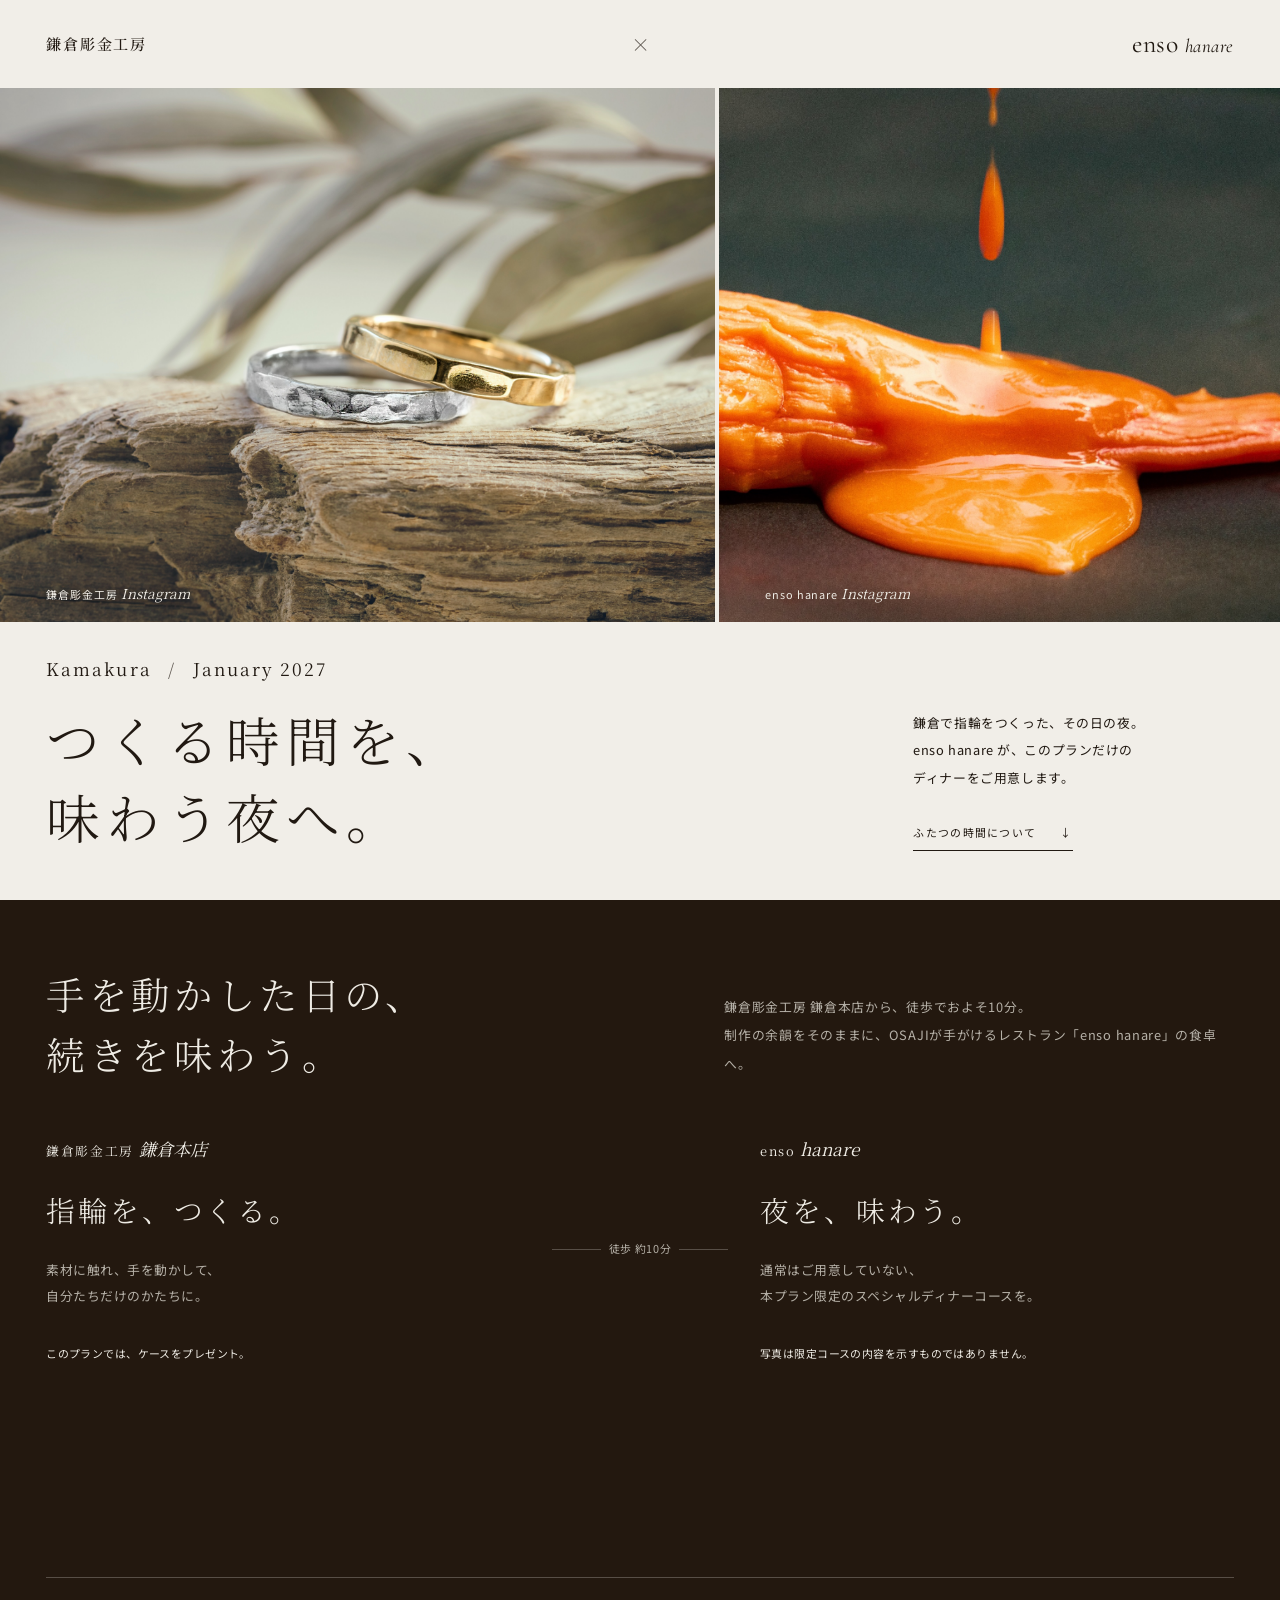
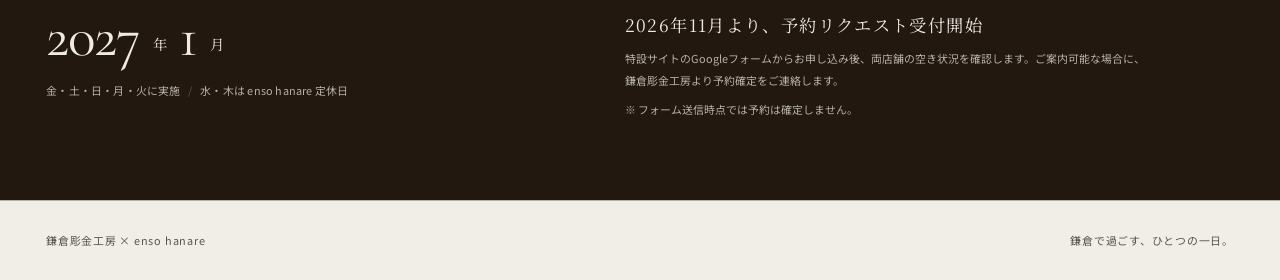
<file: index.html>
<!doctype html>
<html lang="ja">
  <head>
    <meta charset="utf-8" />
    <meta name="viewport" content="width=device-width, initial-scale=1" />
    <meta name="theme-color" content="#f3f0e9" />
    <meta name="robots" content="noindex,nofollow,noarchive" />
    <meta name="description" content="鎌倉彫金工房 鎌倉本店での指輪づくりと、enso hanareのプラン限定ディナー。2027年1月にお楽しみいただける、鎌倉の一日。" />
    <title>つくる時間を、味わう夜へ。｜鎌倉彫金工房 × enso hanare</title>
    <link rel="preconnect" href="https://fonts.googleapis.com" />
    <link rel="preconnect" href="https://fonts.gstatic.com" crossorigin />
    <link href="https://fonts.googleapis.com/css2?family=Cormorant+Garamond:ital,wght@0,400;0,500;1,400&family=Noto+Sans+JP:wght@400;500&family=Noto+Serif+JP:wght@300;400;500&display=swap" rel="stylesheet" />
    <link rel="preload" as="image" href="assets/kamakura-rings-instagram.jpg" />
    <link rel="preload" as="image" href="assets/enso-hanare-instagram-web.jpg" />
    <link rel="stylesheet" href="styles.css?v=20260924b" />
  </head>
  <body>
    <a class="skip-link" href="#content">本文へ移動</a>

    <header class="site-header" aria-label="コラボレーションブランド">
      <a class="brand brand-kamakura" href="https://www.instagram.com/kamakura_chokin/" target="_blank" rel="noopener noreferrer" aria-label="鎌倉彫金工房のInstagramを開く">鎌倉彫金工房</a>
      <span class="brand-cross" aria-hidden="true">×</span>
      <a class="brand brand-enso" href="https://www.instagram.com/enso_hanare/" target="_blank" rel="noopener noreferrer" aria-label="enso hanareのInstagramを開く">enso <em>hanare</em></a>
    </header>

    <main id="content">
      <section class="first-frame" aria-labelledby="hero-title">
        <div class="hero-photos" aria-label="鎌倉彫金工房とenso hanareの写真">
          <figure class="hero-photo hero-photo-rings">
            <a href="https://www.instagram.com/kamakura_chokin/p/DdTVsb1GgyL/" target="_blank" rel="noopener noreferrer" aria-label="鎌倉彫金工房の写真の元投稿を開く">
              <img src="assets/kamakura-rings-instagram.jpg" alt="木の上に置かれたシルバーとゴールドの手づくり指輪" width="4096" height="4096" fetchpriority="high" decoding="async" />
            </a>
            <figcaption>鎌倉彫金工房 <span>Instagram</span></figcaption>
          </figure>
          <figure class="hero-photo hero-photo-enso">
            <a href="https://www.instagram.com/enso_hanare/p/DdVPFkDokkN/" target="_blank" rel="noopener noreferrer" aria-label="enso hanareの写真の元投稿を開く">
              <img src="assets/enso-hanare-instagram-web.jpg" alt="enso hanareの料理を仕上げる、ソースを注ぐ瞬間" width="1350" height="1800" fetchpriority="high" decoding="async" />
            </a>
            <figcaption>enso hanare <span>Instagram</span></figcaption>
          </figure>
        </div>

        <div class="hero-copy">
          <div class="hero-title-wrap">
            <p class="edition">Kamakura <span aria-hidden="true">/</span> January 2027</p>
            <h1 id="hero-title">つくる時間を、<br />味わう夜へ。</h1>
          </div>
          <div class="hero-aside">
            <p>鎌倉で指輪をつくった、その日の夜。<br />enso hanare が、このプランだけの<br class="desktop-break" />ディナーをご用意します。</p>
            <a class="text-link" href="#plan">ふたつの時間について <span aria-hidden="true">↓</span></a>
          </div>
        </div>
      </section>

      <section class="second-frame" id="plan" aria-labelledby="plan-title">
        <div class="second-inner">
          <div class="intro">
            <h2 id="plan-title">手を動かした日の、<br />続きを味わう。</h2>
            <p>鎌倉彫金工房 鎌倉本店から、徒歩でおよそ10分。<br />制作の余韻をそのままに、OSAJIが手がけるレストラン「enso hanare」の食卓へ。</p>
          </div>

          <div class="day-story" aria-label="プランの流れ">
            <div class="story-part">
              <p class="story-place">鎌倉彫金工房 <span>鎌倉本店</span></p>
              <h3>指輪を、つくる。</h3>
              <p>素材に触れ、手を動かして、<br />自分たちだけのかたちに。</p>
              <p class="story-gift">このプランでは、ケースをプレゼント。</p>
            </div>
            <div class="walk" aria-label="徒歩約10分で移動">
              <span class="walk-line" aria-hidden="true"></span>
              <span>徒歩 約10分</span>
              <span class="walk-line" aria-hidden="true"></span>
            </div>
            <div class="story-part">
              <p class="story-place">enso <span>hanare</span></p>
              <h3>夜を、味わう。</h3>
              <p>通常はご用意していない、<br />本プラン限定のスペシャルディナーコースを。</p>
              <p class="story-gift">写真は限定コースの内容を示すものではありません。</p>
            </div>
          </div>

          <div class="plan-bottom">
            <div class="availability">
              <p class="availability-date">2027 <span>年</span> 1 <span>月</span></p>
              <p>金・土・日・月・火に実施 <span class="separator" aria-hidden="true">/</span> 水・木は enso hanare 定休日</p>
            </div>
            <div class="request-note">
              <p class="request-title">2026年11月より、予約リクエスト受付開始</p>
              <p>特設サイトのGoogleフォームからお申し込み後、両店舗の空き状況を確認します。ご案内可能な場合に、鎌倉彫金工房より予約確定をご連絡します。</p>
              <p class="request-caution">※ フォーム送信時点では予約は確定しません。</p>
            </div>
          </div>
        </div>
      </section>
    </main>

    <footer class="site-footer"><span>鎌倉彫金工房 × enso hanare</span><span>鎌倉で過ごす、ひとつの一日。</span></footer>
  </body>
</html>
</file>
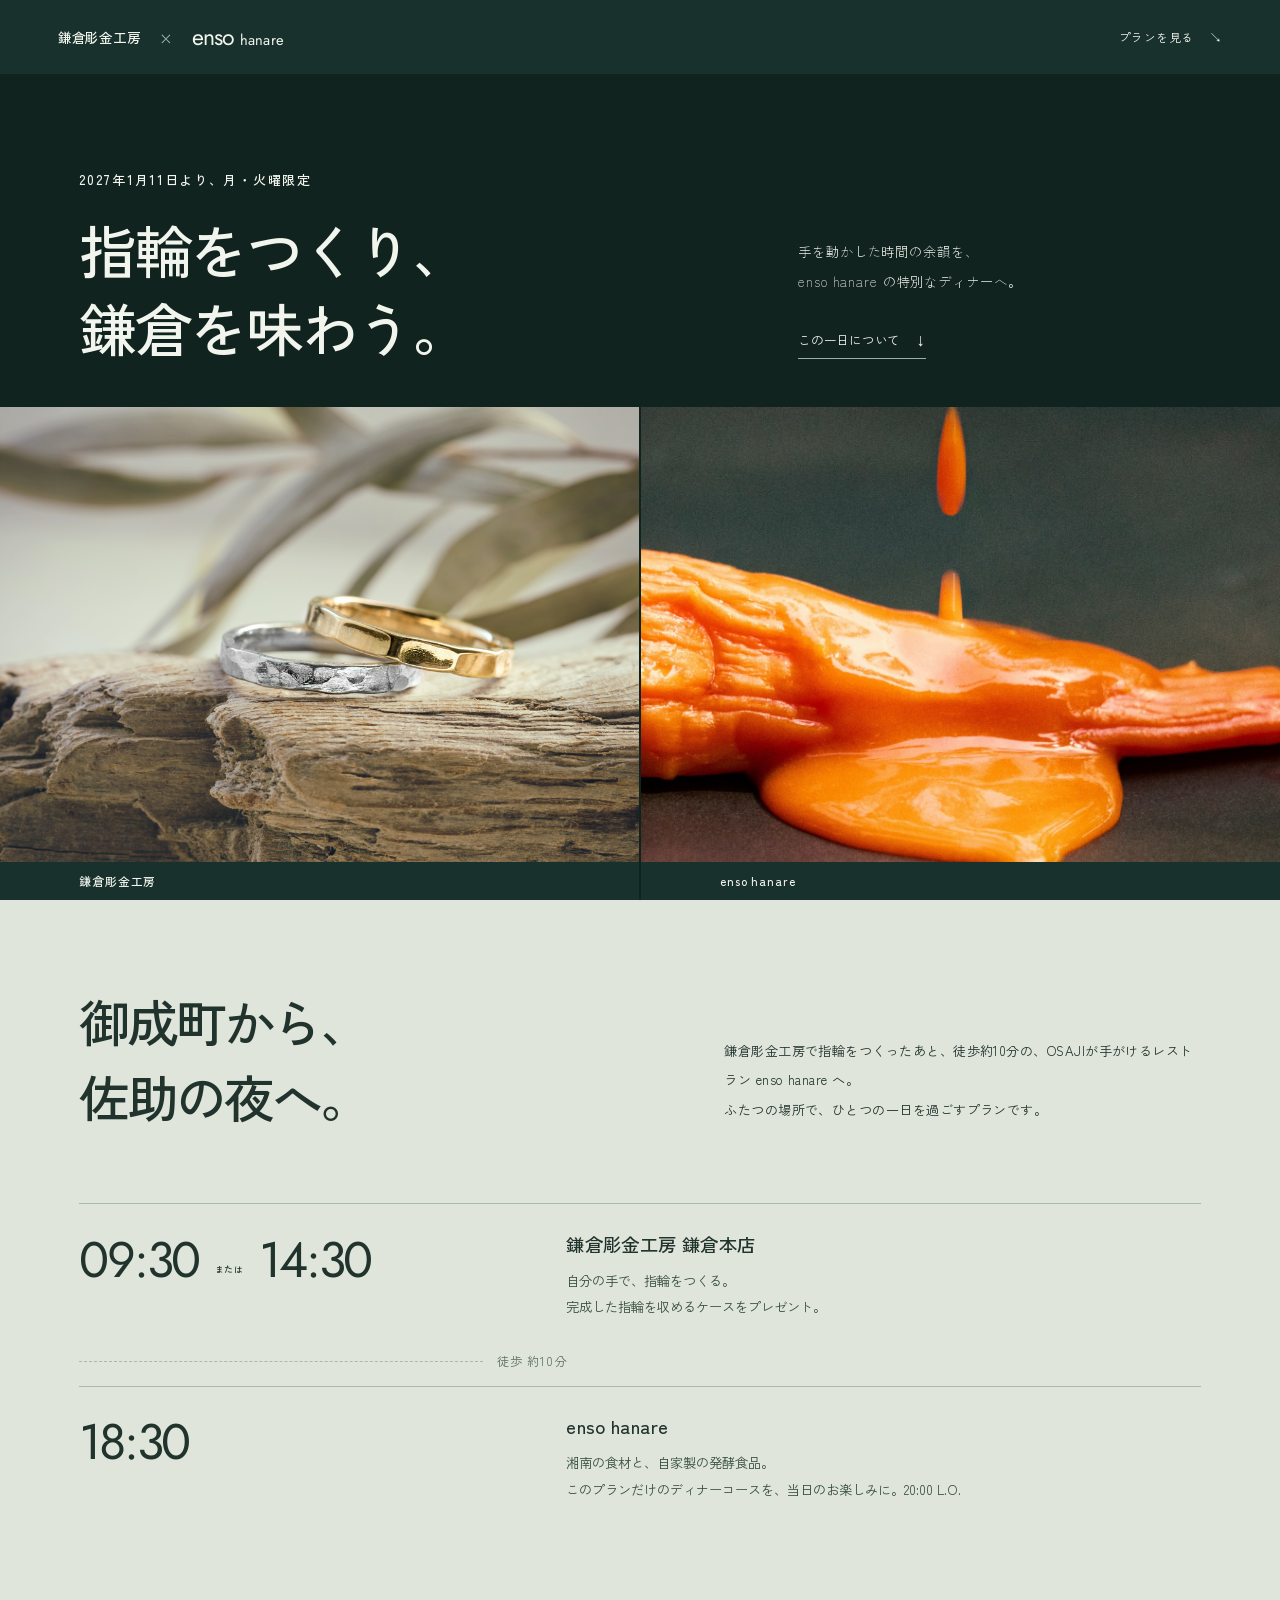
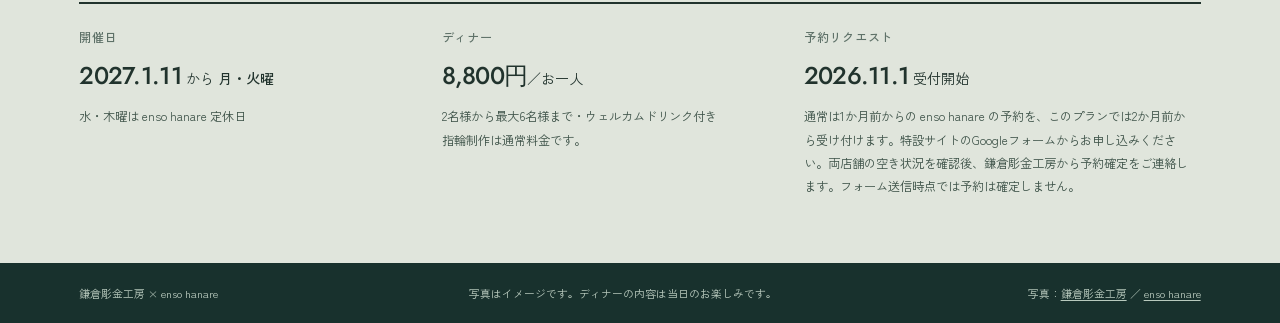
<file: frontend-design/index.html>
<!doctype html>
<html lang="ja">
  <head>
    <meta charset="utf-8" />
    <meta name="viewport" content="width=device-width, initial-scale=1" />
    <meta name="theme-color" content="#18312d" />
    <meta name="robots" content="noindex,nofollow,noarchive" />
    <meta name="description" content="鎌倉彫金工房で指輪をつくり、enso hanareで特別なディナーを。2027年1月11日から月曜・火曜限定でお楽しみいただけるコラボレーションプラン。" />
    <title>指輪をつくり、鎌倉を味わう。｜鎌倉彫金工房 × enso hanare</title>
    <link rel="preconnect" href="https://fonts.googleapis.com" />
    <link rel="preconnect" href="https://fonts.gstatic.com" crossorigin />
    <link href="https://fonts.googleapis.com/css2?family=Jost:wght@400;500;600&family=Zen+Kaku+Gothic+New:wght@300;400;500;700&display=swap" rel="stylesheet" />
    <link rel="preload" href="assets/enso-hanare-instagram-web.jpg" as="image" />
    <link rel="stylesheet" href="styles.css" />
  </head>
  <body>
    <a class="skip-link" href="#main">本文へ移動</a>

    <header class="masthead">
      <div class="brand-lockup" aria-label="鎌倉彫金工房とenso hanareの共同企画">
        <a href="https://kamakura-chokin.com/" target="_blank" rel="noopener noreferrer">鎌倉彫金工房</a>
        <span class="brand-cross" aria-hidden="true">×</span>
        <a class="enso-wordmark" href="https://www.enso-osaji.net/" target="_blank" rel="noopener noreferrer">enso <span>hanare</span></a>
      </div>
      <a class="masthead-link" href="#experience">プランを見る <span aria-hidden="true">↘</span></a>
    </header>

    <main id="main">
      <section class="hero" aria-labelledby="hero-title">
        <div class="hero-content">
          <div class="hero-heading">
            <p class="hero-date">2027年1月11日より、月・火曜限定</p>
            <h1 id="hero-title">指輪をつくり、<br />鎌倉を味わう。</h1>
          </div>
          <div class="hero-aside">
            <p class="hero-intro">手を動かした時間の余韻を、<br />enso hanare の特別なディナーへ。</p>
            <a class="hero-scroll" href="#experience">この一日について <span aria-hidden="true">↓</span></a>
          </div>
        </div>
        <div class="hero-gallery" aria-label="両ブランドの写真">
          <figure class="hero-photo">
            <img src="assets/kamakura-rings-instagram.jpg" width="4096" height="4096" alt="木の上に置かれた手づくりの指輪" fetchpriority="high" decoding="async" />
            <figcaption>鎌倉彫金工房</figcaption>
          </figure>
          <figure class="hero-photo">
            <img src="assets/enso-hanare-instagram-web.jpg" width="1350" height="1800" alt="enso hanareの料理を仕上げる、ソースを注ぐ瞬間" fetchpriority="high" decoding="async" />
            <figcaption>enso hanare</figcaption>
          </figure>
        </div>
      </section>

      <section class="experience" id="experience" aria-labelledby="experience-title">
        <div class="experience-inner">
          <div class="experience-head">
            <h2 id="experience-title">御成町から、<br />佐助の夜へ。</h2>
            <p>鎌倉彫金工房で指輪をつくったあと、徒歩約10分の、OSAJIが手がけるレストラン enso hanare へ。<br />ふたつの場所で、ひとつの一日を過ごすプランです。</p>
          </div>

          <div class="day-route" aria-label="当日の流れ">
            <article class="route-stop">
              <div class="route-time">09:30 <span>または</span> 14:30</div>
              <div class="route-text">
                <h3>鎌倉彫金工房 鎌倉本店</h3>
                <p>自分の手で、指輪をつくる。<br />完成した指輪を収めるケースをプレゼント。</p>
              </div>
            </article>
            <div class="route-walk"><span aria-hidden="true"></span>徒歩 約10分</div>
            <article class="route-stop route-stop-dinner">
              <div class="route-time">18:30</div>
              <div class="route-text">
                <h3>enso hanare</h3>
                <p>湘南の食材と、自家製の発酵食品。<br />このプランだけのディナーコースを、当日のお楽しみに。20:00 L.O.</p>
              </div>
            </article>
          </div>

          <div class="plan-details">
            <div class="detail-block detail-date">
              <h3>開催日</h3>
              <p><strong>2027.1.11</strong> から <strong>月・火曜</strong></p>
              <small>水・木曜は enso hanare 定休日</small>
            </div>
            <div class="detail-block detail-price">
              <h3>ディナー</h3>
              <p><strong>8,800円</strong>／お一人</p>
              <small>2名様から最大6名様まで・ウェルカムドリンク付き<br />指輪制作は通常料金です。</small>
            </div>
            <div class="detail-block detail-reservation">
              <h3>予約リクエスト</h3>
              <p><strong>2026.11.1</strong> 受付開始</p>
              <small>通常は1か月前からの enso hanare の予約を、このプランでは2か月前から受け付けます。特設サイトのGoogleフォームからお申し込みください。両店舗の空き状況を確認後、鎌倉彫金工房から予約確定をご連絡します。フォーム送信時点では予約は確定しません。</small>
            </div>
          </div>
        </div>
      </section>
    </main>

    <footer class="site-footer">
      <span>鎌倉彫金工房 × enso hanare</span>
      <span>写真はイメージです。ディナーの内容は当日のお楽しみです。</span>
      <span>写真：<a href="https://www.instagram.com/kamakura_chokin/p/DdTVsb1GgyL/" target="_blank" rel="noopener noreferrer">鎌倉彫金工房</a> ／ <a href="https://www.instagram.com/enso_hanare/p/DdVPFkDokkN/" target="_blank" rel="noopener noreferrer">enso hanare</a></span>
    </footer>
  </body>
</html>
</file>
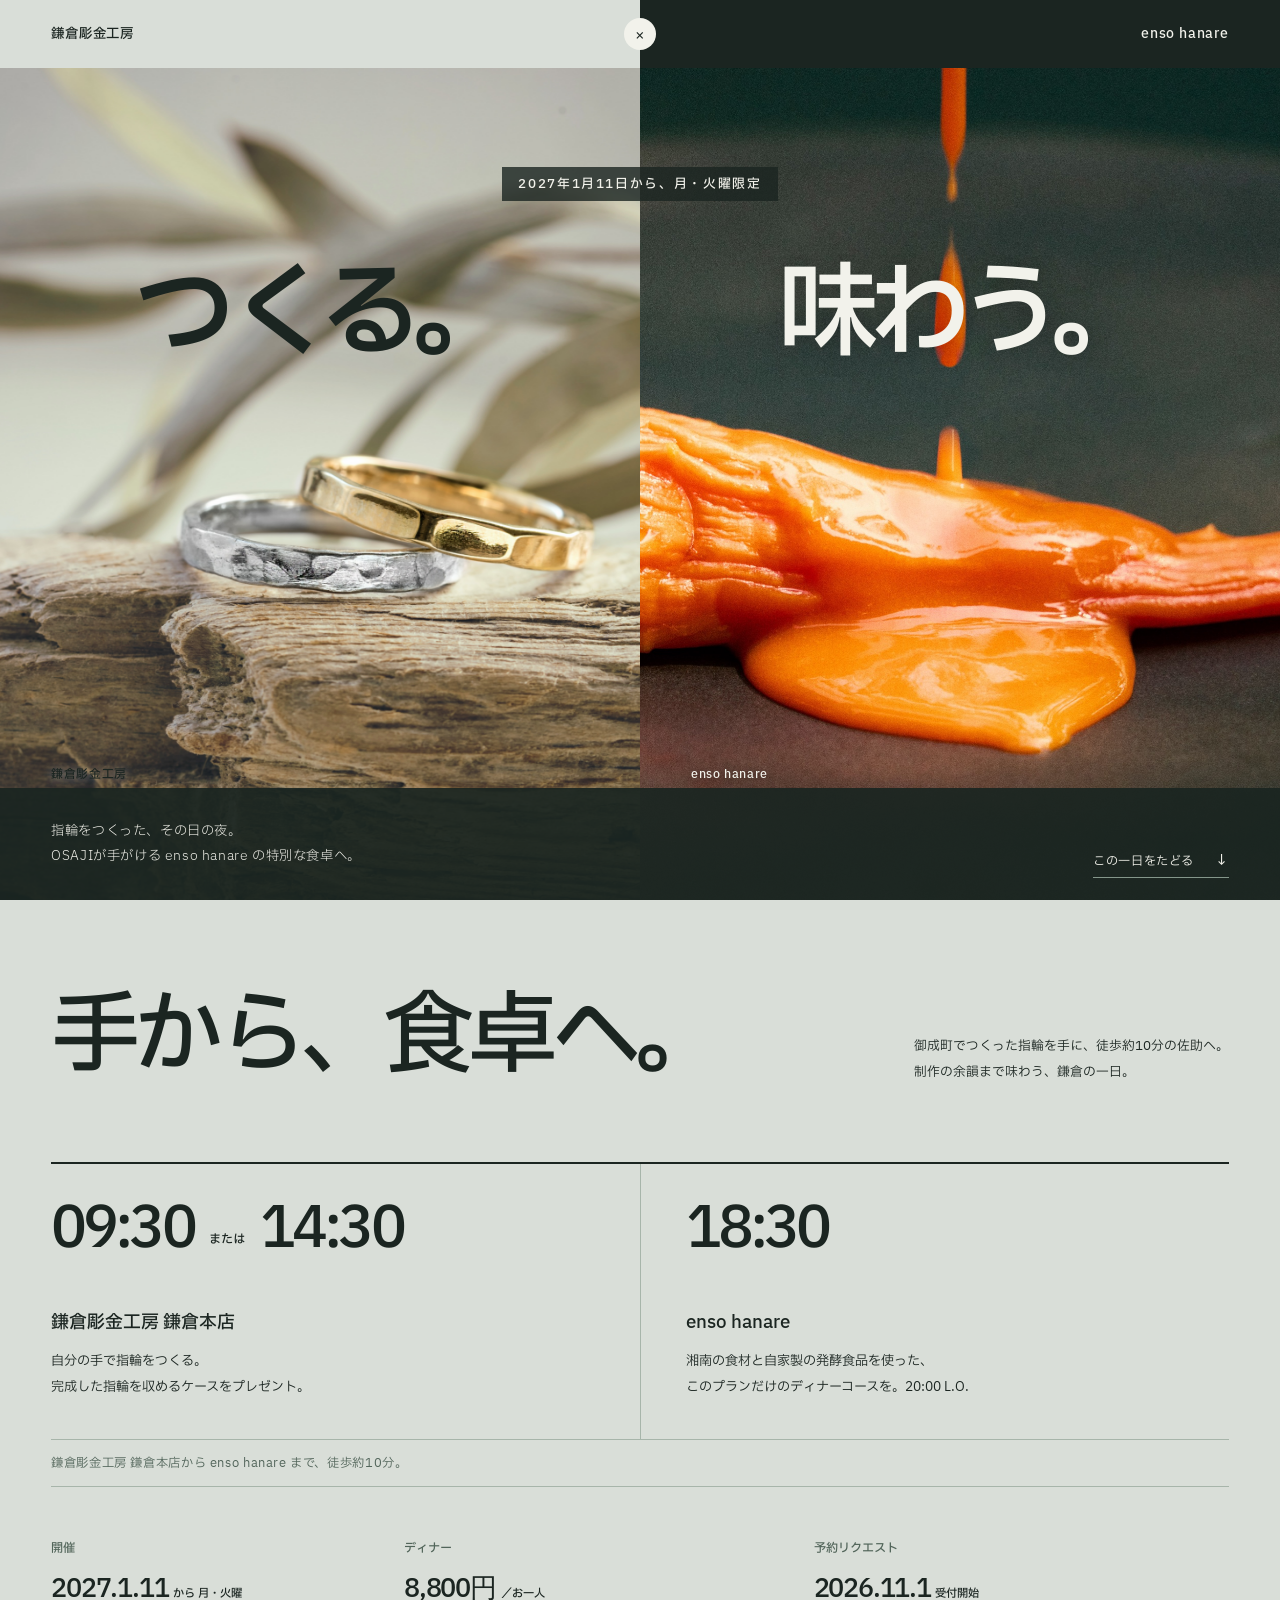
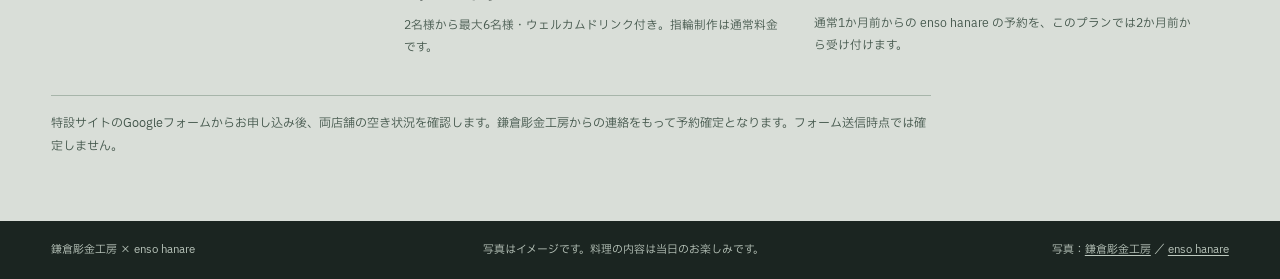
<file: motion/index.html>
<!doctype html>
<html lang="ja">
  <head>
    <meta charset="utf-8" />
    <meta name="viewport" content="width=device-width, initial-scale=1" />
    <meta name="theme-color" content="#1b2521" />
    <meta name="robots" content="noindex,nofollow,noarchive" />
    <meta name="description" content="鎌倉彫金工房で指輪をつくり、enso hanareで特別なディナーを味わう。2027年1月11日から月・火曜限定のコラボレーションプラン。" />
    <title>つくる。味わう。｜鎌倉彫金工房 × enso hanare</title>
    <script>
      document.documentElement.classList.add('js');
      window.setTimeout(() => document.documentElement.classList.add('is-ready'), 3500);
    </script>
    <link rel="preconnect" href="https://fonts.googleapis.com" />
    <link rel="preconnect" href="https://fonts.gstatic.com" crossorigin />
    <link href="https://fonts.googleapis.com/css2?family=IBM+Plex+Sans+JP:wght@300;400;500;600&family=IBM+Plex+Sans:wght@400;500;600&display=swap" rel="stylesheet" />
    <link rel="preload" as="image" href="assets/kamakura-rings-instagram.jpg" />
    <link rel="preload" as="image" href="assets/enso-hanare-instagram-web.jpg" />
    <link rel="stylesheet" href="styles.css" />
    <script src="motion.js" defer></script>
  </head>
  <body>
    <a class="skip-link" href="#main">本文へ移動</a>

    <div class="intro-loader" aria-hidden="true">
      <div class="loader-half loader-craft"><span>鎌倉彫金工房</span></div>
      <div class="loader-half loader-enso"><span>enso hanare</span></div>
    </div>

    <header class="site-header" aria-label="コラボレーションブランド">
      <a class="header-brand header-craft" href="https://kamakura-chokin.com/" target="_blank" rel="noopener noreferrer">鎌倉彫金工房</a>
      <span class="header-cross" aria-hidden="true">×</span>
      <a class="header-brand header-enso" href="https://www.enso-osaji.net/" target="_blank" rel="noopener noreferrer">enso hanare</a>
    </header>

    <main id="main">
      <div class="opening-track">
      <section class="opening" aria-labelledby="opening-title">
        <div class="opening-photos" aria-label="鎌倉彫金工房とenso hanareの写真">
          <figure class="opening-photo opening-craft">
            <img src="assets/kamakura-rings-instagram.jpg" alt="木の上に置かれた手づくりの指輪" width="4096" height="4096" fetchpriority="high" decoding="async" />
            <figcaption>鎌倉彫金工房</figcaption>
          </figure>
          <figure class="opening-photo opening-enso">
            <img src="assets/enso-hanare-instagram-web.jpg" alt="enso hanareの料理を仕上げる、ソースを注ぐ瞬間" width="1350" height="1800" fetchpriority="high" decoding="async" />
            <figcaption>enso hanare</figcaption>
          </figure>
        </div>

        <div class="opening-copy">
          <p class="opening-date">2027年1月11日から、月・火曜限定</p>
          <h1 id="opening-title" class="opening-title">
            <span class="title-cell title-craft"><span class="title-word">つくる。</span></span>
            <span class="title-cell title-enso"><span class="title-word">味わう。</span></span>
          </h1>
        </div>

        <div class="opening-bottom">
          <p>指輪をつくった、その日の夜。<br />OSAJIが手がける enso hanare の特別な食卓へ。</p>
          <a href="#journey">この一日をたどる <span aria-hidden="true">↓</span></a>
        </div>
      </section>
      </div>

      <section class="journey" id="journey" aria-labelledby="journey-title">
        <div class="journey-inner">
          <div class="journey-intro">
            <div class="journey-title-mask"><h2 id="journey-title">手から、食卓へ。</h2></div>
            <p>御成町でつくった指輪を手に、徒歩約10分の佐助へ。<br />制作の余韻まで味わう、鎌倉の一日。</p>
          </div>

          <div class="journey-stops" aria-label="当日の流れ">
            <article class="journey-stop">
              <p class="stop-time">09:30 <span>または</span> 14:30</p>
              <h3>鎌倉彫金工房 鎌倉本店</h3>
              <p>自分の手で指輪をつくる。<br />完成した指輪を収めるケースをプレゼント。</p>
            </article>
            <article class="journey-stop">
              <p class="stop-time">18:30</p>
              <h3>enso hanare</h3>
              <p>湘南の食材と自家製の発酵食品を使った、<br />このプランだけのディナーコースを。20:00 L.O.</p>
            </article>
          </div>
          <p class="journey-walk">鎌倉彫金工房 鎌倉本店から enso hanare まで、徒歩約10分。</p>

          <div class="journey-facts">
            <div class="fact">
              <h3>開催</h3>
              <p>2027.1.11 <span>から 月・火曜</span></p>
            </div>
            <div class="fact">
              <h3>ディナー</h3>
              <p>8,800円 <span>／お一人</span></p>
              <small>2名様から最大6名様・ウェルカムドリンク付き。指輪制作は通常料金です。</small>
            </div>
            <div class="fact">
              <h3>予約リクエスト</h3>
              <p>2026.11.1 <span>受付開始</span></p>
              <small>通常1か月前からの enso hanare の予約を、このプランでは2か月前から受け付けます。</small>
            </div>
          </div>
          <p class="booking-note">特設サイトのGoogleフォームからお申し込み後、両店舗の空き状況を確認します。鎌倉彫金工房からの連絡をもって予約確定となります。フォーム送信時点では確定しません。</p>
        </div>
      </section>
    </main>

    <footer class="site-footer">
      <span>鎌倉彫金工房 × enso hanare</span>
      <span>写真はイメージです。料理の内容は当日のお楽しみです。</span>
      <span>写真：<a href="https://www.instagram.com/kamakura_chokin/p/DdTVsb1GgyL/" target="_blank" rel="noopener noreferrer">鎌倉彫金工房</a> ／ <a href="https://www.instagram.com/enso_hanare/p/DdVPFkDokkN/" target="_blank" rel="noopener noreferrer">enso hanare</a></span>
    </footer>
  </body>
</html>
</file>
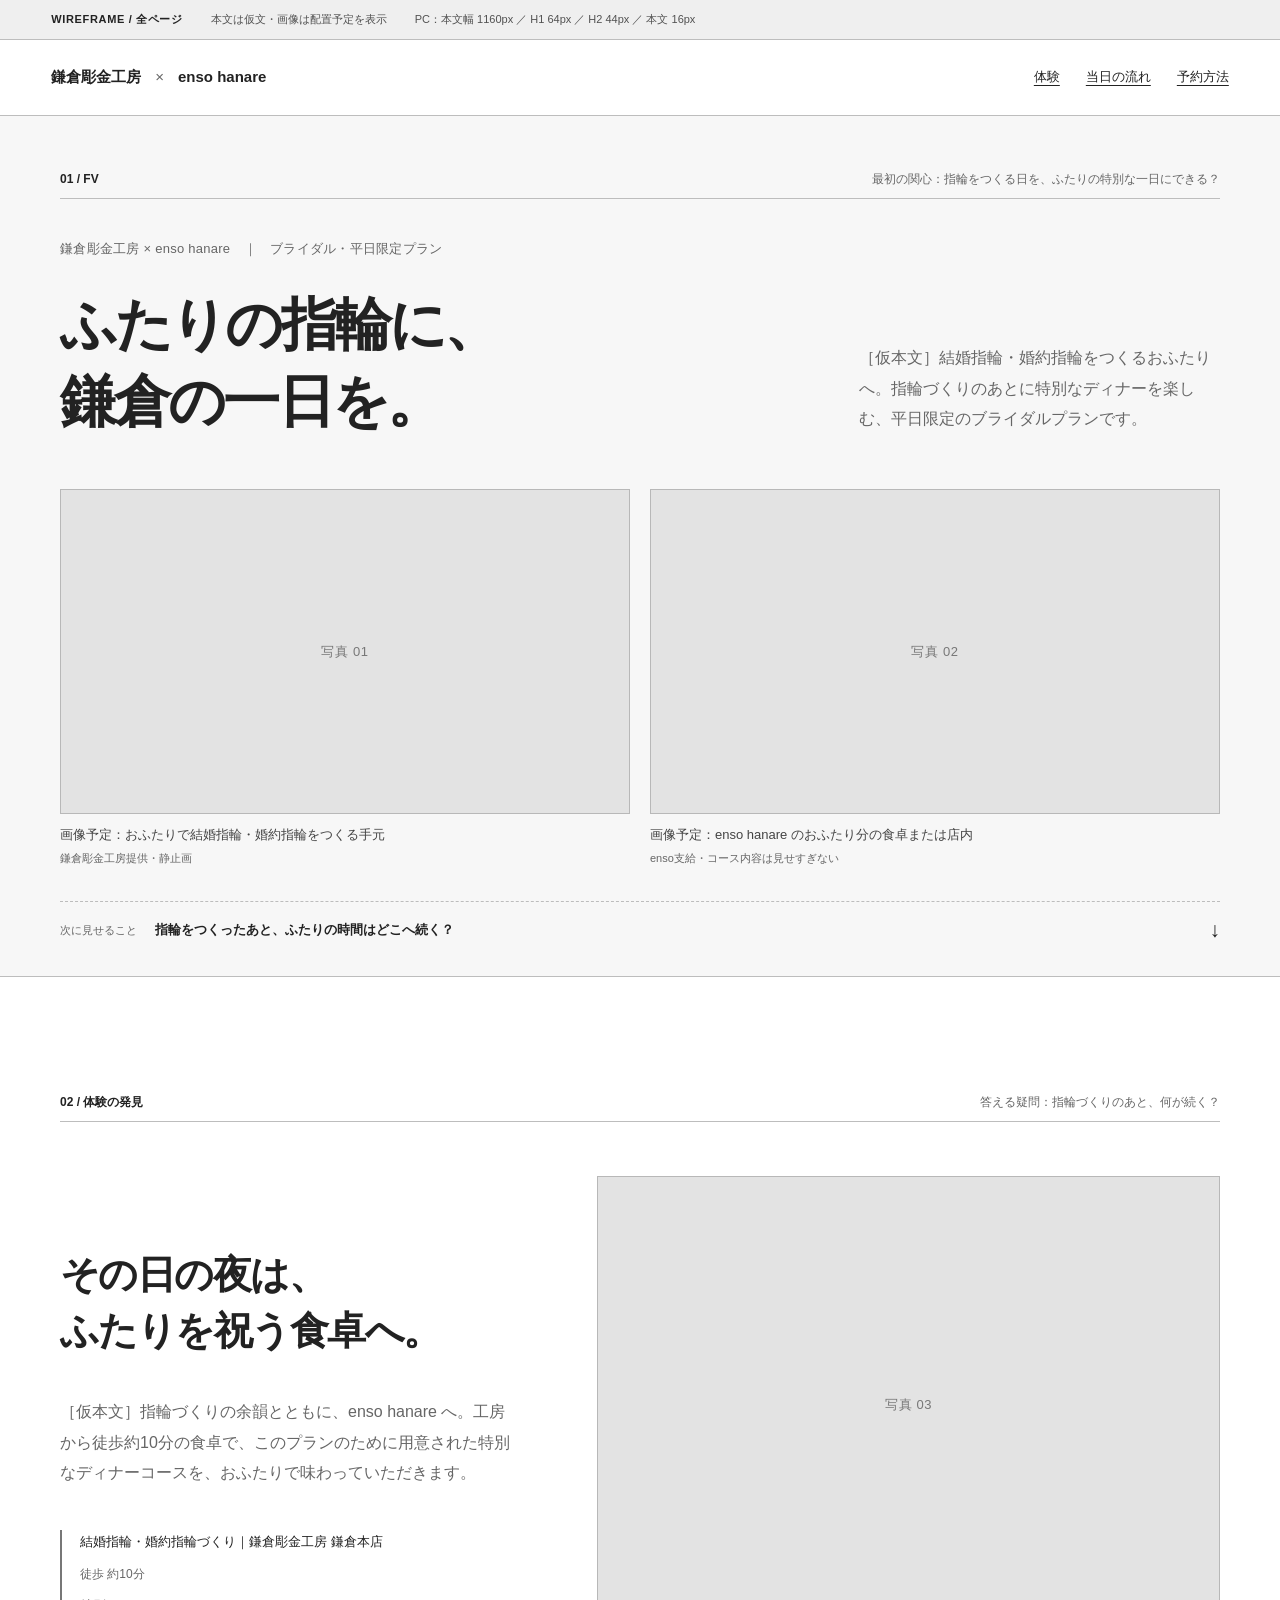
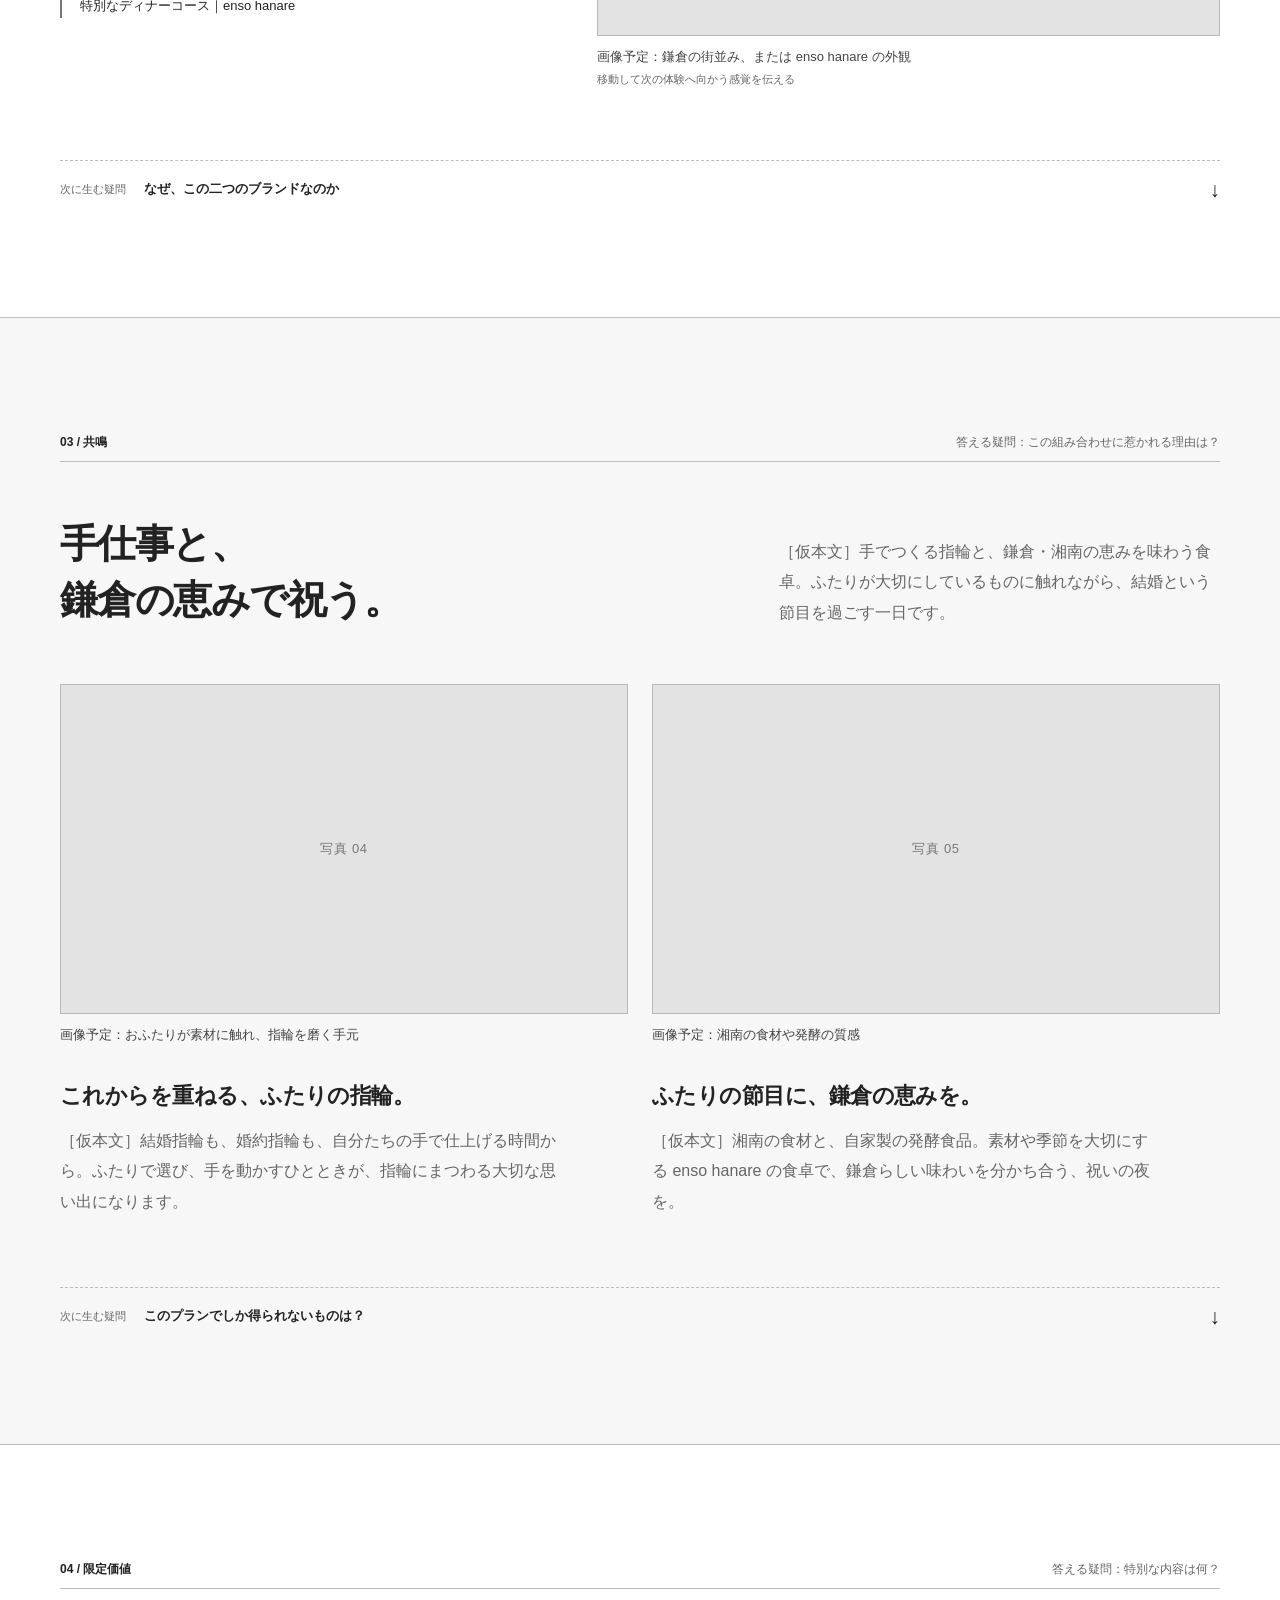
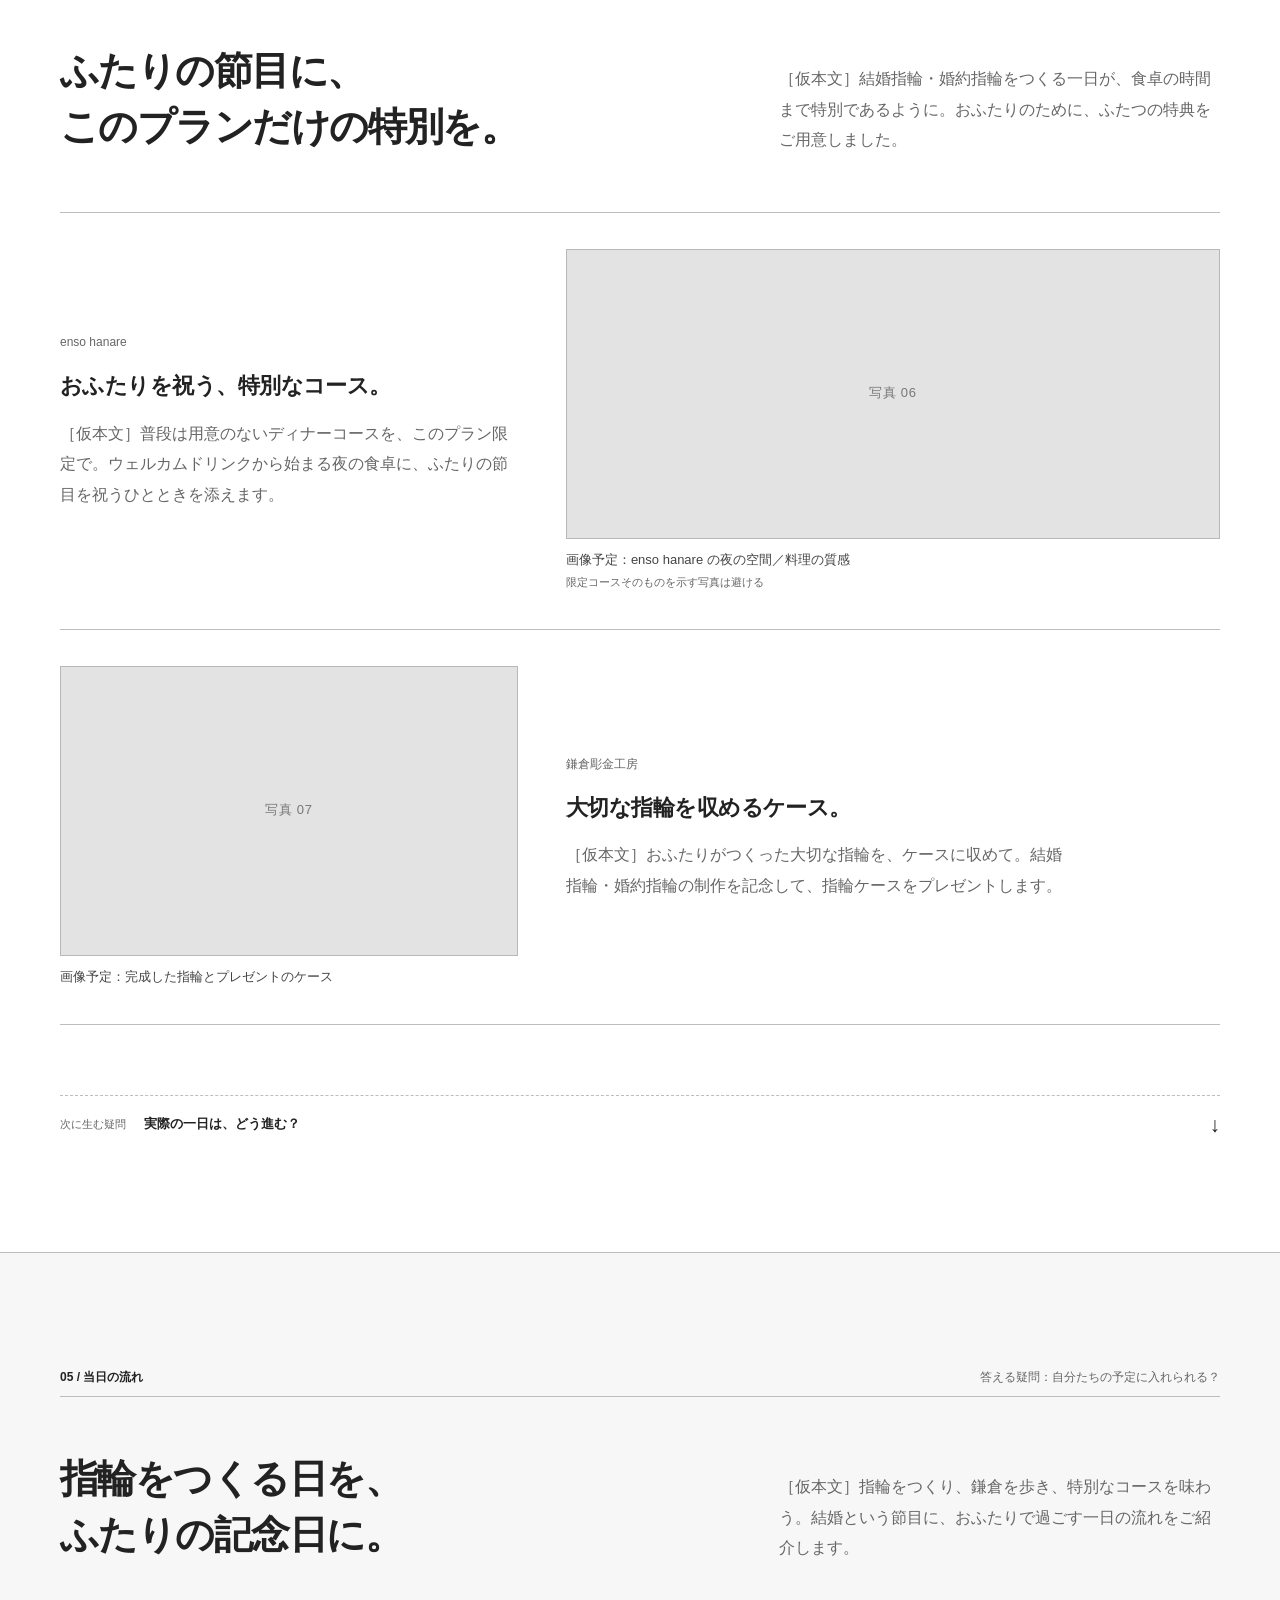
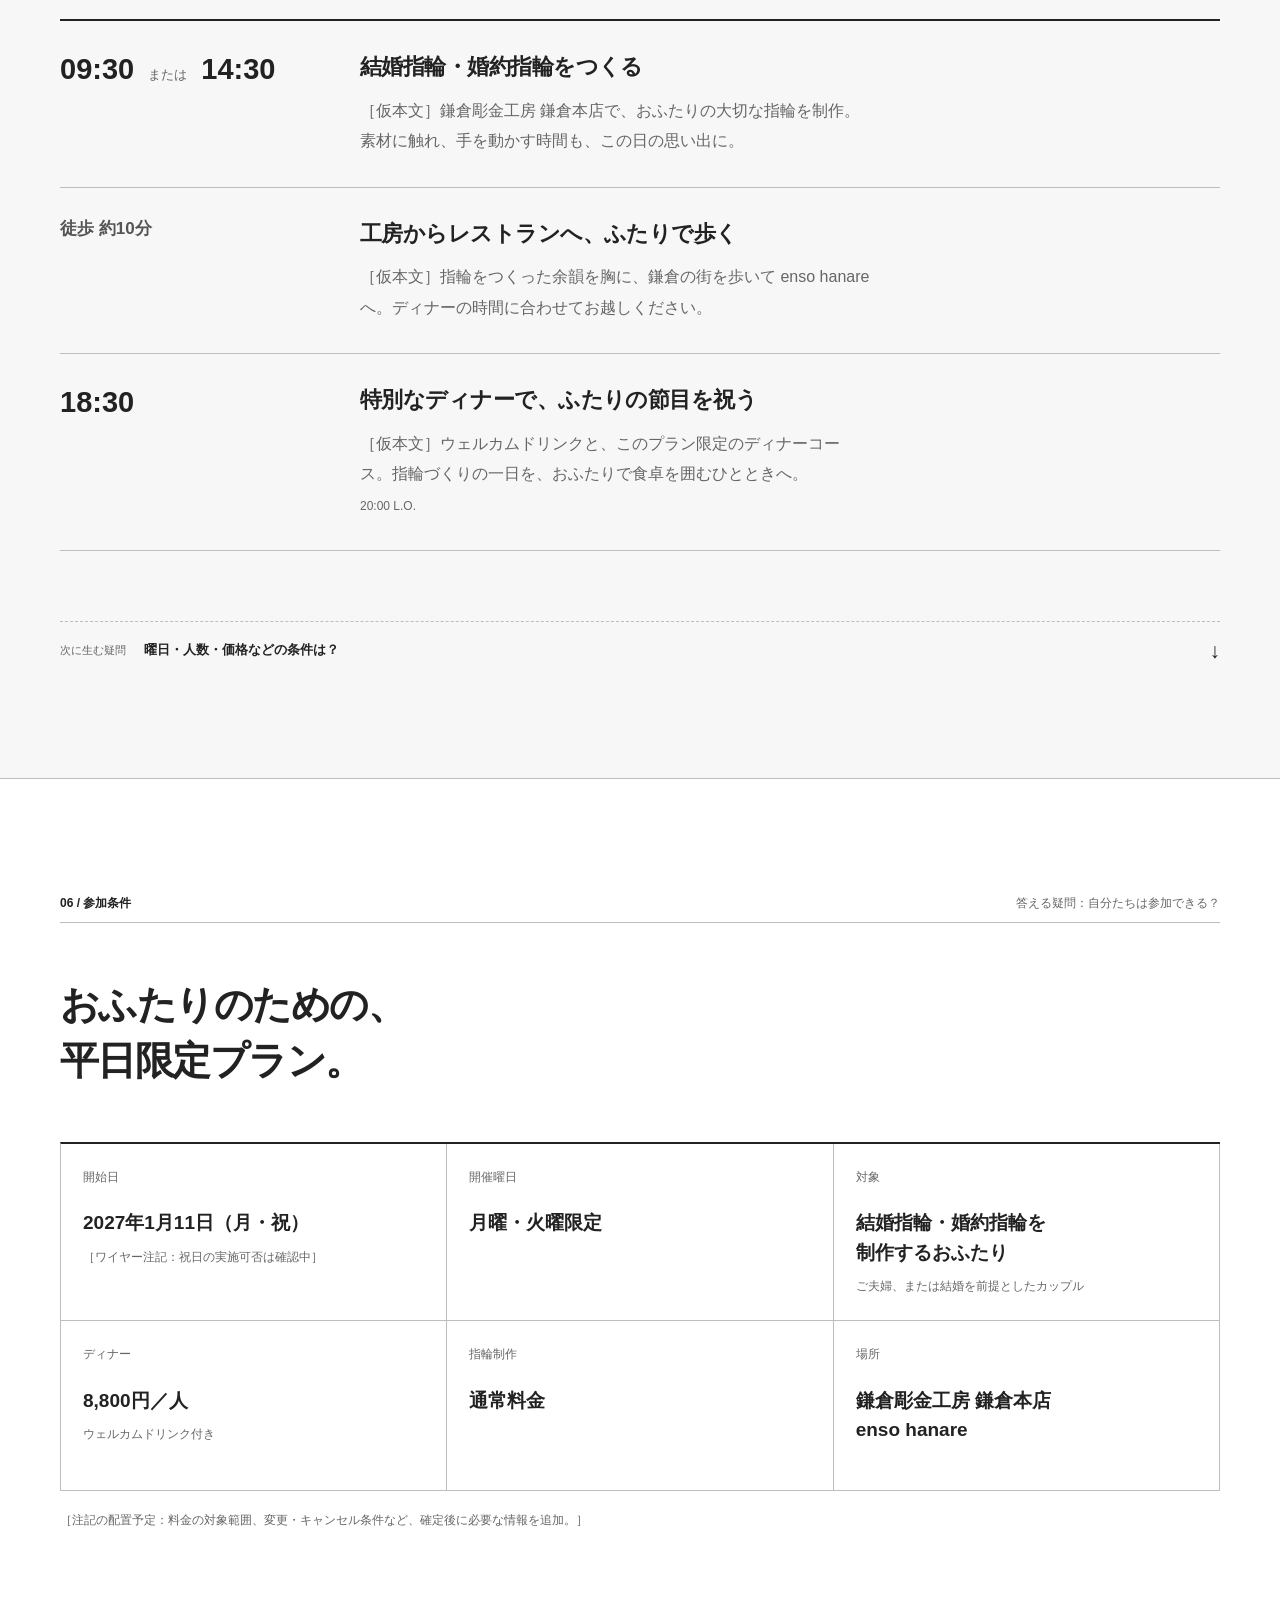
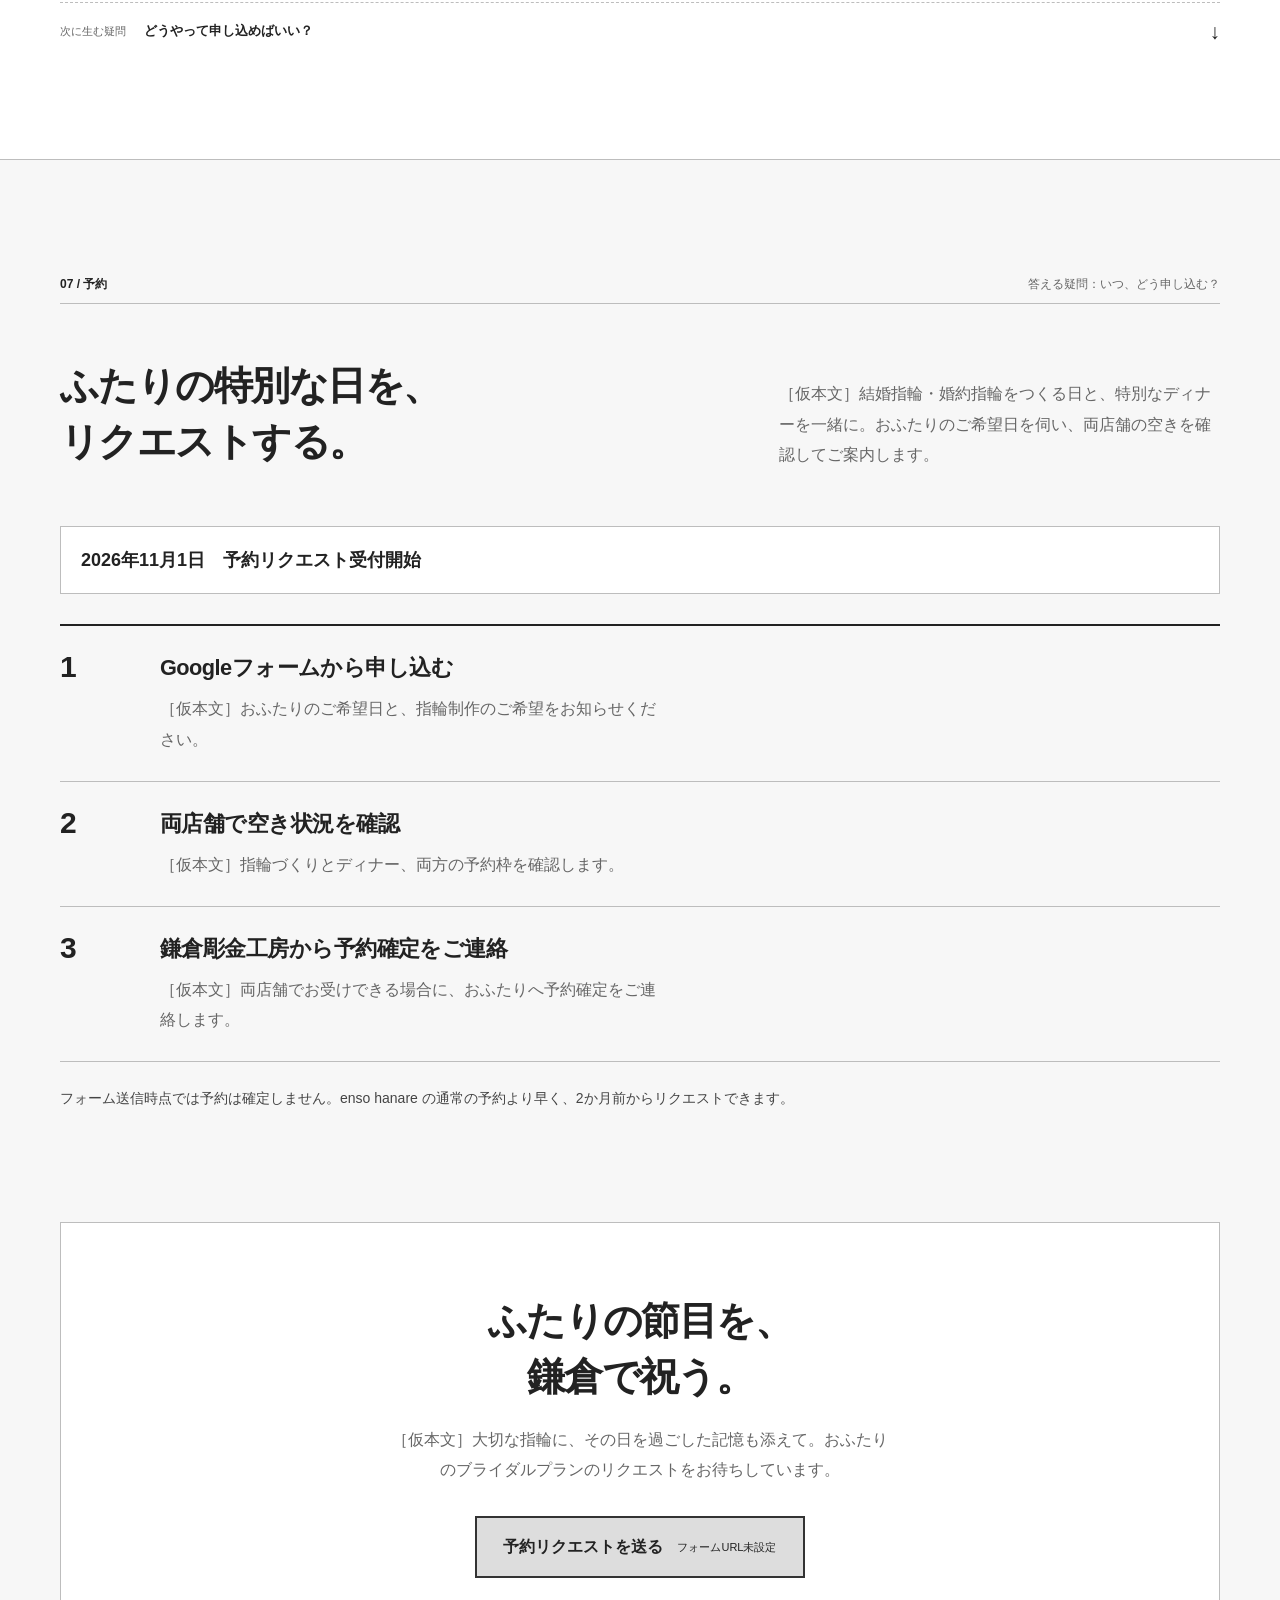
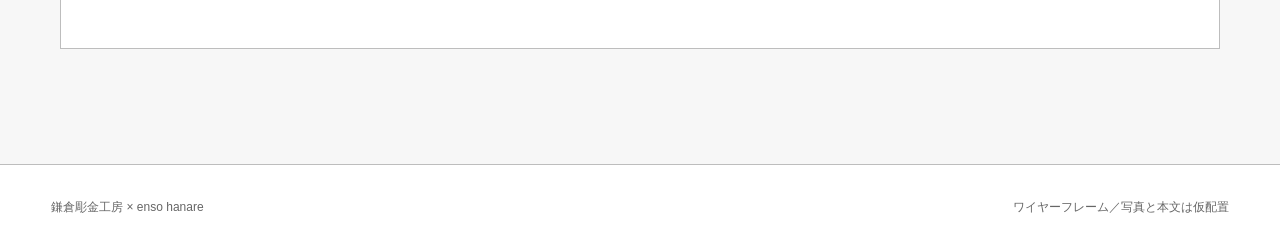
<file: wireframe/index.html>
<!doctype html>
<html lang="ja">
  <head>
    <meta charset="utf-8" />
    <meta name="viewport" content="width=device-width, initial-scale=1" />
    <meta name="theme-color" content="#f7f7f7" />
    <meta name="robots" content="noindex,nofollow,noarchive" />
    <meta name="description" content="結婚指輪・婚約指輪をつくるおふたりへ。鎌倉彫金工房とenso hanareのブライダルプラン紹介ページの全セクションワイヤーフレーム。" />
    <title>全ページワイヤー｜鎌倉彫金工房 × enso hanare</title>
    <link rel="stylesheet" href="styles.css" />
  </head>
  <body>
    <a class="skip-link" href="#main">本文へ移動</a>

    <div class="wire-toolbar" aria-label="ワイヤーフレームの仕様">
      <strong>WIREFRAME / 全ページ</strong>
      <span>本文は仮文・画像は配置予定を表示</span>
      <span>PC：本文幅 1160px ／ H1 64px ／ H2 44px ／ 本文 16px</span>
    </div>

    <header class="page-header">
      <div class="brand-lockup"><span>鎌倉彫金工房</span><span aria-hidden="true">×</span><span>enso hanare</span></div>
      <nav aria-label="ページ内ナビゲーション">
        <a href="#story">体験</a>
        <a href="#day">当日の流れ</a>
        <a href="#booking">予約方法</a>
      </nav>
    </header>

    <main id="main">
      <section class="wire-section hero" aria-labelledby="hero-title">
        <div class="section-container">
          <div class="section-meta"><span>01 / FV</span><span>最初の関心：指輪をつくる日を、ふたりの特別な一日にできる？</span></div>
          <div class="hero-copy">
            <div>
              <p class="eyebrow">鎌倉彫金工房 × enso hanare　｜　ブライダル・平日限定プラン</p>
              <h1 id="hero-title">ふたりの指輪に、<br />鎌倉の一日を。</h1>
            </div>
            <p class="sample-copy">［仮本文］結婚指輪・婚約指輪をつくるおふたりへ。指輪づくりのあとに特別なディナーを楽しむ、平日限定のブライダルプランです。</p>
          </div>
          <div class="hero-media media-pair" aria-label="ファーストビューの画像配置">
            <figure>
              <div class="image-slot" role="img" aria-label="画像予定：おふたりで結婚指輪・婚約指輪を制作する手元の写真"><span>写真 01</span></div>
              <figcaption>画像予定：おふたりで結婚指輪・婚約指輪をつくる手元<br /><small>鎌倉彫金工房提供・静止画</small></figcaption>
            </figure>
            <figure>
              <div class="image-slot" role="img" aria-label="画像予定：enso hanareのおふたり分の食卓または店内の写真"><span>写真 02</span></div>
              <figcaption>画像予定：enso hanare のおふたり分の食卓または店内<br /><small>enso支給・コース内容は見せすぎない</small></figcaption>
            </figure>
          </div>
          <div class="next-cue"><span>次に見せること</span><strong>指輪をつくったあと、ふたりの時間はどこへ続く？</strong><span aria-hidden="true">↓</span></div>
        </div>
      </section>

      <section class="wire-section story" id="story" aria-labelledby="story-title">
        <div class="section-container">
          <div class="section-meta"><span>02 / 体験の発見</span><span>答える疑問：指輪づくりのあと、何が続く？</span></div>
          <div class="story-grid">
            <div class="story-copy">
              <h2 id="story-title">その日の夜は、<br />ふたりを祝う食卓へ。</h2>
              <p class="sample-copy">［仮本文］指輪づくりの余韻とともに、enso hanare へ。工房から徒歩約10分の食卓で、このプランのために用意された特別なディナーコースを、おふたりで味わっていただきます。</p>
              <div class="story-route"><span>結婚指輪・婚約指輪づくり｜鎌倉彫金工房 鎌倉本店</span><span>徒歩 約10分</span><span>特別なディナーコース｜enso hanare</span></div>
            </div>
            <figure>
              <div class="image-slot image-large" role="img" aria-label="画像予定：鎌倉の街並みまたはenso hanareの外観"><span>写真 03</span></div>
              <figcaption>画像予定：鎌倉の街並み、または enso hanare の外観<br /><small>移動して次の体験へ向かう感覚を伝える</small></figcaption>
            </figure>
          </div>
          <div class="next-cue"><span>次に生む疑問</span><strong>なぜ、この二つのブランドなのか</strong><span aria-hidden="true">↓</span></div>
        </div>
      </section>

      <section class="wire-section affinity" id="affinity" aria-labelledby="affinity-title">
        <div class="section-container">
          <div class="section-meta"><span>03 / 共鳴</span><span>答える疑問：この組み合わせに惹かれる理由は？</span></div>
          <div class="section-heading">
            <h2 id="affinity-title">手仕事と、<br />鎌倉の恵みで祝う。</h2>
            <p class="sample-copy">［仮本文］手でつくる指輪と、鎌倉・湘南の恵みを味わう食卓。ふたりが大切にしているものに触れながら、結婚という節目を過ごす一日です。</p>
          </div>
          <div class="two-stories">
            <article>
              <figure>
                <div class="image-slot" role="img" aria-label="画像予定：鎌倉彫金工房の制作工程"><span>写真 04</span></div>
                <figcaption>画像予定：おふたりが素材に触れ、指輪を磨く手元</figcaption>
              </figure>
              <h3>これからを重ねる、ふたりの指輪。</h3>
              <p class="sample-copy">［仮本文］結婚指輪も、婚約指輪も、自分たちの手で仕上げる時間から。ふたりで選び、手を動かすひとときが、指輪にまつわる大切な思い出になります。</p>
            </article>
            <article>
              <figure>
                <div class="image-slot" role="img" aria-label="画像予定：湘南の食材または発酵食品"><span>写真 05</span></div>
                <figcaption>画像予定：湘南の食材や発酵の質感</figcaption>
              </figure>
              <h3>ふたりの節目に、鎌倉の恵みを。</h3>
              <p class="sample-copy">［仮本文］湘南の食材と、自家製の発酵食品。素材や季節を大切にする enso hanare の食卓で、鎌倉らしい味わいを分かち合う、祝いの夜を。</p>
            </article>
          </div>
          <div class="next-cue"><span>次に生む疑問</span><strong>このプランでしか得られないものは？</strong><span aria-hidden="true">↓</span></div>
        </div>
      </section>

      <section class="wire-section privileges" id="privileges" aria-labelledby="privileges-title">
        <div class="section-container">
          <div class="section-meta"><span>04 / 限定価値</span><span>答える疑問：特別な内容は何？</span></div>
          <div class="section-heading">
            <h2 id="privileges-title">ふたりの節目に、<br />このプランだけの特別を。</h2>
            <p class="sample-copy">［仮本文］結婚指輪・婚約指輪をつくる一日が、食卓の時間まで特別であるように。おふたりのために、ふたつの特典をご用意しました。</p>
          </div>
          <div class="benefits">
            <article class="benefit">
              <div class="benefit-copy"><span class="benefit-label">enso hanare</span><h3>おふたりを祝う、特別なコース。</h3><p class="sample-copy">［仮本文］普段は用意のないディナーコースを、このプラン限定で。ウェルカムドリンクから始まる夜の食卓に、ふたりの節目を祝うひとときを添えます。</p></div>
              <figure><div class="image-slot" role="img" aria-label="画像予定：enso hanareの夜の空間または料理の質感"><span>写真 06</span></div><figcaption>画像予定：enso hanare の夜の空間／料理の質感<br /><small>限定コースそのものを示す写真は避ける</small></figcaption></figure>
            </article>
            <article class="benefit">
              <div class="benefit-copy"><span class="benefit-label">鎌倉彫金工房</span><h3>大切な指輪を収めるケース。</h3><p class="sample-copy">［仮本文］おふたりがつくった大切な指輪を、ケースに収めて。結婚指輪・婚約指輪の制作を記念して、指輪ケースをプレゼントします。</p></div>
              <figure><div class="image-slot" role="img" aria-label="画像予定：完成した指輪とプレゼントのケース"><span>写真 07</span></div><figcaption>画像予定：完成した指輪とプレゼントのケース</figcaption></figure>
            </article>
          </div>
          <div class="next-cue"><span>次に生む疑問</span><strong>実際の一日は、どう進む？</strong><span aria-hidden="true">↓</span></div>
        </div>
      </section>

      <section class="wire-section day" id="day" aria-labelledby="day-title">
        <div class="section-container">
          <div class="section-meta"><span>05 / 当日の流れ</span><span>答える疑問：自分たちの予定に入れられる？</span></div>
          <div class="section-heading"><h2 id="day-title">指輪をつくる日を、<br />ふたりの記念日に。</h2><p class="sample-copy">［仮本文］指輪をつくり、鎌倉を歩き、特別なコースを味わう。結婚という節目に、おふたりで過ごす一日の流れをご紹介します。</p></div>
          <ol class="timeline">
            <li><div class="time">09:30 <span>または</span> 14:30</div><div><h3>結婚指輪・婚約指輪をつくる</h3><p class="sample-copy">［仮本文］鎌倉彫金工房 鎌倉本店で、おふたりの大切な指輪を制作。素材に触れ、手を動かす時間も、この日の思い出に。</p></div></li>
            <li class="walk-row"><div class="time">徒歩 約10分</div><div><h3>工房からレストランへ、ふたりで歩く</h3><p class="sample-copy">［仮本文］指輪をつくった余韻を胸に、鎌倉の街を歩いて enso hanare へ。ディナーの時間に合わせてお越しください。</p></div></li>
            <li><div class="time">18:30</div><div><h3>特別なディナーで、ふたりの節目を祝う</h3><p class="sample-copy">［仮本文］ウェルカムドリンクと、このプラン限定のディナーコース。指輪づくりの一日を、おふたりで食卓を囲むひとときへ。</p><small>20:00 L.O.</small></div></li>
          </ol>
          <div class="next-cue"><span>次に生む疑問</span><strong>曜日・人数・価格などの条件は？</strong><span aria-hidden="true">↓</span></div>
        </div>
      </section>

      <section class="wire-section details" id="details" aria-labelledby="details-title">
        <div class="section-container">
          <div class="section-meta"><span>06 / 参加条件</span><span>答える疑問：自分たちは参加できる？</span></div>
          <h2 id="details-title">おふたりのための、<br />平日限定プラン。</h2>
          <div class="fact-grid">
            <div class="fact"><span>開始日</span><strong>2027年1月11日（月・祝）</strong><small>［ワイヤー注記：祝日の実施可否は確認中］</small></div>
            <div class="fact"><span>開催曜日</span><strong>月曜・火曜限定</strong></div>
            <div class="fact"><span>対象</span><strong>結婚指輪・婚約指輪を<br />制作するおふたり</strong><small>ご夫婦、または結婚を前提としたカップル</small></div>
            <div class="fact"><span>ディナー</span><strong>8,800円／人</strong><small>ウェルカムドリンク付き</small></div>
            <div class="fact"><span>指輪制作</span><strong>通常料金</strong></div>
            <div class="fact"><span>場所</span><strong>鎌倉彫金工房 鎌倉本店<br />enso hanare</strong></div>
          </div>
          <p class="fact-note">［注記の配置予定：料金の対象範囲、変更・キャンセル条件など、確定後に必要な情報を追加。］</p>
          <div class="next-cue"><span>次に生む疑問</span><strong>どうやって申し込めばいい？</strong><span aria-hidden="true">↓</span></div>
        </div>
      </section>

      <section class="wire-section booking" id="booking" aria-labelledby="booking-title">
        <div class="section-container">
          <div class="section-meta"><span>07 / 予約</span><span>答える疑問：いつ、どう申し込む？</span></div>
          <div class="section-heading"><h2 id="booking-title">ふたりの特別な日を、<br />リクエストする。</h2><p class="sample-copy">［仮本文］結婚指輪・婚約指輪をつくる日と、特別なディナーを一緒に。おふたりのご希望日を伺い、両店舗の空きを確認してご案内します。</p></div>
          <p class="booking-start">2026年11月1日　予約リクエスト受付開始</p>
          <ol class="booking-steps">
            <li><span>1</span><div><h3>Googleフォームから申し込む</h3><p class="sample-copy">［仮本文］おふたりのご希望日と、指輪制作のご希望をお知らせください。</p></div></li>
            <li><span>2</span><div><h3>両店舗で空き状況を確認</h3><p class="sample-copy">［仮本文］指輪づくりとディナー、両方の予約枠を確認します。</p></div></li>
            <li><span>3</span><div><h3>鎌倉彫金工房から予約確定をご連絡</h3><p class="sample-copy">［仮本文］両店舗でお受けできる場合に、おふたりへ予約確定をご連絡します。</p></div></li>
          </ol>
          <p class="booking-caution">フォーム送信時点では予約は確定しません。enso hanare の通常の予約より早く、2か月前からリクエストできます。</p>
          <div class="closing">
            <h2>ふたりの節目を、<br />鎌倉で祝う。</h2>
            <p class="sample-copy">［仮本文］大切な指輪に、その日を過ごした記憶も添えて。おふたりのブライダルプランのリクエストをお待ちしています。</p>
            <span class="button-placeholder" aria-label="予約フォームへのボタン配置予定">予約リクエストを送る <small>フォームURL未設定</small></span>
          </div>
        </div>
      </section>
    </main>

    <footer class="page-footer"><span>鎌倉彫金工房 × enso hanare</span><span>ワイヤーフレーム／写真と本文は仮配置</span></footer>
  </body>
</html>
</file>
<file: styles.css>
/* Hallmark · macrostructure: Photographic · genre: editorial · theme: Atelier · enrichment: real brand photography · nav: N9 · footer: Ft2 · tone: quiet luxury · anchor hue: warm mineral · pre-emit critique: P5 H4 E4 S5 R5 V4 · contrast: pass (46–50) · mobile: pass (36, 59, 61–69) */
@import url("tokens.css");

*, *::before, *::after { box-sizing: border-box; }
html { scroll-behavior: smooth; }
html, body { margin: 0; min-width: 0; overflow-x: clip; }
body { background: var(--color-paper); color: var(--color-ink); font-family: var(--font-body); font-size: var(--text-base); line-height: 1.75; -webkit-font-smoothing: antialiased; }
img { display: block; width: 100%; height: 100%; }
figure, h1, h2, h3, p { margin: 0; }
a { color: inherit; }
a:focus-visible { outline: 2px solid var(--color-focus); outline-offset: 5px; }
a:active { opacity: .72; }
a[aria-disabled="true"] { opacity: .5; cursor: not-allowed; pointer-events: none; }
.skip-link { position: absolute; z-index: 10; top: -5rem; left: var(--space-md); padding: var(--space-sm) var(--space-md); background: var(--color-paper); }
.skip-link:focus-visible { top: var(--space-md); }

.site-header { min-height: 5.5rem; padding: 0 clamp(1.3rem, 3.6vw, 4.5rem); display: grid; grid-template-columns: minmax(0, 1fr) auto minmax(0, 1fr); align-items: center; gap: var(--space-lg); }
.brand { display: inline-block; width: fit-content; text-decoration: none; white-space: nowrap; transition: opacity var(--dur-short) var(--ease-out); }
.brand:hover { opacity: .62; }
.brand-kamakura { font-family: var(--font-display); font-size: clamp(.86rem, 1.18vw, 1.1rem); font-weight: 500; letter-spacing: .12em; }
.brand-enso { justify-self: end; font-family: var(--font-latin); font-size: clamp(1.45rem, 2vw, 2rem); line-height: 1; letter-spacing: .02em; }
.brand-enso em { font-size: .74em; font-weight: 400; }
.brand-cross { font-family: var(--font-display); font-size: 1.2rem; line-height: 1; color: var(--color-muted); }

.first-frame { height: calc(100svh - 5.5rem); min-height: 39rem; display: grid; grid-template-rows: minmax(0, 1fr) auto; }
.hero-photos { display: grid; grid-template-columns: minmax(0, 1.12fr) minmax(0, .88fr); gap: var(--space-xs); min-height: 0; background: var(--color-paper); }
.hero-photo { position: relative; overflow: hidden; min-width: 0; }
.hero-photo a { display: block; width: 100%; height: 100%; }
.hero-photo img { object-fit: cover; transition: transform 900ms var(--ease-out); }
.hero-photo a:hover img { transform: scale(1.028); }
.hero-photo-rings img { object-position: center 62%; }
.hero-photo-enso img { object-position: center 52%; }
.hero-photo figcaption { position: absolute; bottom: var(--space-md); left: clamp(1.3rem, 3.6vw, 4.5rem); z-index: 1; pointer-events: none; font-size: var(--text-xs); letter-spacing: .09em; }
.hero-photo-rings figcaption { color: var(--color-night-ink); text-shadow: 0 1px 10px rgb(0 0 0 / .55); }
.hero-photo-enso figcaption { color: var(--color-night-ink); }
.hero-photo figcaption span { font-family: var(--font-display); font-size: 1.25em; font-style: italic; letter-spacing: 0; }
.hero-copy { padding: clamp(2rem, 3vw, 3.25rem) clamp(1.3rem, 3.6vw, 4.5rem) clamp(2.2rem, 3.5vw, 3.8rem); display: grid; grid-template-columns: minmax(0, 1.15fr) minmax(17rem, .45fr); align-items: end; gap: var(--space-2xl); }
.edition { margin-bottom: var(--space-lg); font-family: var(--font-display); font-size: 1.08rem; letter-spacing: .12em; line-height: 1; }
.edition span { padding: 0 .6em; color: var(--color-muted); }
h1, h2, h3 { min-width: 0; font-family: var(--font-display); font-weight: 300; overflow-wrap: anywhere; }
h1 { font-size: var(--text-display); line-height: 1.43; letter-spacing: .11em; }
.hero-aside { padding-bottom: .25rem; }
.hero-aside p { font-size: var(--text-sm); line-height: 2.15; letter-spacing: .045em; }
.text-link { display: inline-flex; gap: var(--space-lg); align-items: center; margin-top: var(--space-xl); padding-bottom: var(--space-sm); border-bottom: var(--rule-thin) solid var(--color-ink); text-decoration: none; font-size: var(--text-xs); letter-spacing: .12em; white-space: nowrap; transition: opacity var(--dur-short) var(--ease-out); }
.text-link:hover { opacity: .66; }

.second-frame { min-height: 100svh; padding: clamp(3.7rem, 5vw, 5.5rem) clamp(1.3rem, 3.6vw, 4.5rem) clamp(2.7rem, 3.5vw, 4rem); background: var(--color-night); color: var(--color-night-ink); }
.second-inner { max-width: 1440px; min-height: calc(100svh - 9rem); margin: 0 auto; display: flex; flex-direction: column; }
.intro { display: grid; grid-template-columns: minmax(0, 1.08fr) minmax(0, .92fr); align-items: end; gap: var(--space-4xl); }
h2 { font-size: var(--text-section); line-height: 1.55; letter-spacing: .12em; }
.intro > p { max-width: 33rem; padding-bottom: .25rem; font-size: var(--text-sm); line-height: 2.25; letter-spacing: .055em; color: var(--color-night-muted); }
.day-story { display: grid; grid-template-columns: minmax(0, 1fr) 11rem minmax(0, 1fr); gap: var(--space-xl); align-items: center; padding: clamp(3.1rem, 4vw, 4.5rem) 0 clamp(2.9rem, 3.8vw, 4.2rem); }
.story-part { min-width: 0; }
.story-place { margin-bottom: var(--space-lg); font-family: var(--font-display); font-size: var(--text-sm); letter-spacing: .13em; }
.story-place span { font-family: var(--font-display); font-size: 1.35em; font-style: italic; letter-spacing: 0; }
.story-part h3 { margin-bottom: var(--space-lg); font-size: clamp(1.6rem, 2.25vw, 2.55rem); line-height: 1.55; letter-spacing: .1em; }
.story-part > p:not(.story-place) { font-size: var(--text-sm); line-height: 2.05; letter-spacing: .04em; color: var(--color-night-muted); }
.story-part .story-gift { margin-top: var(--space-xl); font-size: var(--text-xs) !important; color: var(--color-night-ink) !important; }
.walk { display: flex; align-items: center; gap: var(--space-sm); color: var(--color-night-muted); font-size: var(--text-xs); letter-spacing: .06em; white-space: nowrap; }
.walk-line { flex: 1; min-width: .5rem; height: 1px; background: var(--color-night-rule); }
.plan-bottom { display: grid; grid-template-columns: minmax(0, .9fr) minmax(0, 1.1fr); gap: var(--space-4xl); margin-top: auto; padding-top: var(--space-xl); border-top: var(--rule-thin) solid var(--color-night-rule); }
.availability-date { margin-bottom: var(--space-md); font-family: var(--font-latin); font-size: clamp(2.7rem, 4.5vw, 5rem); line-height: .95; letter-spacing: -.015em; }
.availability-date span { font-family: var(--font-display); font-size: .25em; letter-spacing: .04em; vertical-align: .35em; }
.availability > p:last-child { font-size: var(--text-xs); color: var(--color-night-muted); letter-spacing: .02em; }
.separator { padding: 0 .5em; color: var(--color-night-rule); }
.request-note { max-width: 33rem; }
.request-title { margin-bottom: var(--space-sm); font-family: var(--font-display); font-size: var(--text-md); letter-spacing: .08em; }
.request-note p:not(.request-title) { font-size: var(--text-xs); line-height: 1.95; color: var(--color-night-muted); }
.request-note .request-caution { margin-top: var(--space-sm); }
.site-footer { min-height: 5rem; padding: var(--space-md) clamp(1.3rem, 3.6vw, 4.5rem); display: flex; justify-content: space-between; gap: var(--space-xl); align-items: center; border-top: var(--rule-thin) solid var(--color-rule); color: var(--color-muted); font-size: var(--text-xs); letter-spacing: .07em; }

@media (max-width: 900px) {
  .hero-copy { grid-template-columns: minmax(0, 1fr) minmax(13rem, .65fr); gap: var(--space-xl); }
  .day-story { grid-template-columns: minmax(0, 1fr) 7rem minmax(0, 1fr); gap: var(--space-md); }
  .plan-bottom { gap: var(--space-xl); }
}
@media (max-width: 700px) {
  .site-header { min-height: 4.5rem; gap: var(--space-sm); }
  .brand-kamakura { font-size: .74rem; letter-spacing: .05em; }
  .brand-enso { font-size: 1.32rem; }
  .brand-cross { font-size: 1rem; }
  .first-frame { height: auto; min-height: calc(100svh - 4.5rem); grid-template-rows: minmax(19rem, 48svh) auto; }
  .hero-photos { grid-template-columns: minmax(0, 1fr) minmax(0, 1fr); gap: var(--space-xs); }
  .hero-photo figcaption { left: var(--space-sm); bottom: var(--space-sm); font-size: .65rem; letter-spacing: 0; }
  .hero-photo-rings img { object-position: 70% 62%; }
  .hero-photo-enso figcaption { left: var(--space-sm); }
  .hero-copy { display: block; padding-top: var(--space-xl); padding-bottom: var(--space-2xl); }
  .edition { font-size: .98rem; margin-bottom: var(--space-sm); }
  h1 { font-size: clamp(2.28rem, 8.5vw, 3.3rem); line-height: 1.5; letter-spacing: .06em; }
  .hero-aside { margin-top: var(--space-xl); }
  .hero-aside p { font-size: .76rem; line-height: 2; }
  .desktop-break { display: none; }
  .text-link { margin-top: var(--space-lg); }
  .second-frame { padding-top: var(--space-3xl); }
  .second-inner { min-height: 0; }
  .intro, .plan-bottom { grid-template-columns: minmax(0, 1fr); gap: var(--space-xl); }
  h2 { font-size: clamp(1.86rem, 6vw, 2.65rem); }
  .intro > p { font-size: .75rem; }
  .intro > p br { display: none; }
  .day-story { grid-template-columns: minmax(0, 1fr); padding: var(--space-3xl) 0; gap: var(--space-2xl); }
  .walk { width: 100%; max-width: 18rem; }
  .story-place { margin-bottom: var(--space-md); }
  .story-part h3 { margin-bottom: var(--space-sm); }
  .story-part .story-gift { margin-top: var(--space-md); }
  .plan-bottom { gap: var(--space-2xl); }
  .site-footer { flex-wrap: wrap; gap: var(--space-xs); }
}
@media (max-width: 360px) {
  .brand-kamakura { font-size: .68rem; }
  .brand-enso { font-size: 1.2rem; }
  .hero-copy { padding-left: var(--space-md); padding-right: var(--space-md); }
  h1 { font-size: 2.15rem; }
}
@media (prefers-reduced-motion: reduce) {
  html { scroll-behavior: auto; }
  .brand, .hero-photo img, .text-link { transition-duration: 0ms; }
  .hero-photo a:hover img { transform: none; }
}
</file>
<file: frontend-design/styles.css>
:root {
  --forest: #18312d;
  --forest-deep: #11231f;
  --stone: #e0e5dc;
  --chalk: #f2f5ee;
  --print: #21332d;
  --muted: #5e7168;
  --rule: #a9b9ad;
  --body: "Zen Kaku Gothic New", "Hiragino Kaku Gothic ProN", sans-serif;
  --figures: "Jost", sans-serif;
}

*, *::before, *::after { box-sizing: border-box; }
html { scroll-behavior: smooth; }
body { min-width: 320px; margin: 0; background: var(--forest); color: var(--chalk); font-family: var(--body); -webkit-font-smoothing: antialiased; }
img { display: block; width: 100%; height: 100%; object-fit: cover; }
figure, h1, h2, h3, p { margin: 0; }
a { color: inherit; }
a:focus-visible { outline: 2px solid currentColor; outline-offset: 5px; }
.skip-link { position: absolute; z-index: 20; top: -5rem; left: 1rem; padding: .75rem 1rem; background: var(--chalk); color: var(--print); }
.skip-link:focus-visible { top: 1rem; }

.masthead { height: 74px; padding: 0 clamp(1.35rem, 4.5vw, 5.5rem); display: flex; justify-content: space-between; align-items: center; gap: 1rem; background: var(--forest); }
.brand-lockup { display: flex; align-items: center; gap: clamp(.75rem, 1.5vw, 1.6rem); min-width: 0; white-space: nowrap; }
.brand-lockup a { text-decoration: none; }
.brand-lockup a:hover, .masthead-link:hover, .hero-scroll:hover { opacity: .68; }
.brand-lockup > a:first-child { font-size: clamp(.72rem, 1.05vw, .98rem); font-weight: 500; letter-spacing: .07em; }
.brand-cross { color: #9db0a3; font-family: var(--figures); font-size: 1.25rem; font-weight: 300; }
.enso-wordmark { font-family: var(--figures); font-size: clamp(1.18rem, 1.8vw, 1.65rem); font-weight: 400; letter-spacing: -.04em; }
.enso-wordmark span { font-size: .64em; letter-spacing: .01em; }
.masthead-link { flex: none; text-decoration: none; font-size: .72rem; letter-spacing: .05em; }
.masthead-link span { padding-left: .7rem; font-family: var(--figures); font-size: 1.1em; }

.hero { height: max(680px, calc(100svh - 74px)); display: grid; grid-template-rows: auto minmax(320px, 1fr); background: var(--forest-deep); }
.hero-content { min-height: clamp(290px, 37vh, 370px); display: grid; grid-template-columns: minmax(0, 1.25fr) minmax(18rem, .75fr); align-items: end; gap: 3rem; padding: clamp(2rem, 4.5vh, 3.5rem) clamp(1.35rem, 6.2vw, 7.4rem) clamp(2.2rem, 4.5vh, 3.5rem); }
.hero-date { margin-bottom: 1.35rem; font-size: clamp(.78rem, 1.02vw, .95rem); font-weight: 500; letter-spacing: .13em; }
h1 { font-size: clamp(3.2rem, 4.5vw, 5.5rem); font-weight: 500; letter-spacing: -.045em; line-height: 1.35; white-space: nowrap; }
.hero-aside { padding-bottom: .45rem; }
.hero-intro { font-size: clamp(.84rem, 1vw, 1rem); font-weight: 300; line-height: 2.2; letter-spacing: .065em; }
.hero-scroll { display: inline-flex; align-items: center; gap: 1rem; margin-top: 1.9rem; padding-bottom: .35rem; border-bottom: 1px solid #9db0a3; text-decoration: none; font-size: .78rem; letter-spacing: .06em; }
.hero-scroll span { font-family: var(--figures); font-size: 1.1rem; }
.hero-gallery { min-height: 0; display: grid; grid-template-columns: repeat(2, minmax(0, 1fr)); gap: 2px; background: var(--forest-deep); }
.hero-photo { min-width: 0; min-height: 0; display: grid; grid-template-rows: minmax(0, 1fr) auto; overflow: hidden; }
.hero-photo img { min-height: 0; }
.hero-photo:first-child img { object-position: center 62%; }
.hero-photo:last-child img { object-position: center 54%; }
.hero-photo figcaption { min-height: 2.4rem; display: flex; align-items: center; padding: .4rem clamp(1.35rem, 6.2vw, 7.4rem); background: var(--forest); font-size: .73rem; font-weight: 500; letter-spacing: .07em; }

.experience { min-height: 100svh; padding: clamp(4rem, 6.6vw, 7rem) clamp(1.35rem, 6.2vw, 7.4rem) clamp(4rem, 5vw, 6rem); background: var(--stone); color: var(--print); }
.experience-inner { max-width: 1480px; margin: 0 auto; }
.experience-head { display: grid; grid-template-columns: 1fr minmax(25rem, .82fr); align-items: end; gap: 4rem; }
h2 { font-size: clamp(2.45rem, 4vw, 4.6rem); font-weight: 500; letter-spacing: -.055em; line-height: 1.45; }
.experience-head > p { padding-bottom: .55rem; font-size: clamp(.82rem, 1vw, .96rem); line-height: 2.25; letter-spacing: .035em; }
.day-route { margin-top: clamp(3rem, 5.5vw, 5.5rem); }
.route-stop { display: grid; grid-template-columns: minmax(15.5rem, .8fr) minmax(0, 1.2fr); gap: clamp(2rem, 5vw, 6rem); align-items: start; padding: 1.65rem 0 1.75rem; border-top: 1px solid var(--rule); }
.route-time { font-family: var(--figures); font-size: clamp(2.65rem, 3.9vw, 4.7rem); font-weight: 400; letter-spacing: -.045em; line-height: 1.2; white-space: nowrap; }
.route-time span { display: inline-block; padding: 0 .35em; font-family: var(--body); font-size: .18em; font-weight: 500; letter-spacing: .05em; vertical-align: .45em; }
.route-text h3 { margin-bottom: .7rem; font-size: clamp(1.15rem, 1.35vw, 1.45rem); font-weight: 500; letter-spacing: .02em; }
.route-text p { color: #364d40; font-size: clamp(.83rem, .95vw, .96rem); line-height: 2; }
.route-walk { display: flex; align-items: center; gap: .9rem; padding: .2rem 0 1rem; color: var(--muted); font-size: .77rem; letter-spacing: .07em; }
.route-walk span { width: clamp(15.5rem, 36%, 36rem); border-top: 1px dashed var(--rule); }
.route-stop-dinner { padding-top: 1.6rem; border-top: 1px solid var(--rule); }
.plan-details { display: grid; grid-template-columns: .93fr .93fr 1.14fr; gap: clamp(1.8rem, 3vw, 4rem); margin-top: clamp(3.5rem, 5.5vw, 6rem); padding-top: 1.5rem; border-top: 2px solid var(--print); }
.detail-block h3 { margin-bottom: .8rem; color: var(--muted); font-size: .76rem; font-weight: 500; letter-spacing: .065em; }
.detail-block p { margin-bottom: .75rem; font-size: clamp(.88rem, 1vw, 1rem); }
.detail-block p strong { font-family: var(--figures); font-size: clamp(1.5rem, 1.9vw, 2rem); font-weight: 500; letter-spacing: -.03em; }
.detail-date p strong:last-child { font-family: var(--body); font-size: 1em; font-weight: 500; letter-spacing: 0; }
.detail-block small { display: block; max-width: 24rem; color: #3d5248; font-size: .77rem; line-height: 1.9; }
.site-footer { display: flex; justify-content: space-between; flex-wrap: wrap; gap: .8rem 2rem; padding: 1.3rem clamp(1.35rem, 6.2vw, 7.4rem); background: var(--forest); color: #b8c9bd; font-size: .68rem; line-height: 1.7; }
.site-footer a { text-underline-offset: .2em; }

@media (max-width: 1060px) {
  .hero-content { grid-template-columns: minmax(0, 1fr) minmax(15rem, .55fr); gap: 1.5rem; }
  h1 { font-size: clamp(2.8rem, 4.5vw, 4.7rem); }
  .experience-head { grid-template-columns: 1fr minmax(20rem, .8fr); gap: 2rem; }
  .route-stop { grid-template-columns: 17rem 1fr; }
}
@media (max-width: 760px) {
  .masthead { height: 64px; }
  .brand-lockup { gap: .6rem; }
  .brand-lockup > a:first-child { font-size: .68rem; letter-spacing: .02em; }
  .enso-wordmark { font-size: 1.18rem; }
  .masthead-link { display: none; }
  .hero { height: max(656px, calc(100svh - 64px)); grid-template-rows: auto minmax(35svh, 1fr); }
  .hero-content { min-height: 25rem; display: block; padding: 3rem 1.5rem 2.5rem; }
  .hero-date { margin-bottom: 1.5rem; font-size: .7rem; line-height: 1.6; }
  h1 { font-size: clamp(2.45rem, 8vw, 4rem); line-height: 1.45; letter-spacing: -.055em; }
  .hero-aside { margin-top: 1.5rem; padding-bottom: 0; }
  .hero-intro { font-size: .81rem; line-height: 2; }
  .hero-scroll { margin-top: 1rem; }
  .hero-photo figcaption { padding-left: 1.5rem; padding-right: 1.5rem; }
  .experience { padding: 4.5rem 1.5rem 4rem; }
  .experience-head { display: block; }
  h2 { font-size: clamp(2.25rem, 7vw, 3.6rem); }
  .experience-head > p { margin-top: 1.7rem; padding: 0; font-size: .83rem; }
  .experience-head > p br { display: none; }
  .day-route { margin-top: 3rem; }
  .route-stop { display: block; padding: 1.5rem 0 1.7rem; }
  .route-time { margin-bottom: 1.1rem; font-size: 3.25rem; }
  .route-walk { padding: .2rem 0 1.3rem; }
  .route-walk span { width: 4.5rem; }
  .plan-details { grid-template-columns: repeat(2, minmax(0, 1fr)); gap: 2rem 1.3rem; margin-top: 3.5rem; }
  .detail-reservation { grid-column: 1 / -1; padding-top: 1.25rem; border-top: 1px solid var(--rule); }
  .site-footer { padding: 1.5rem; }
}
@media (max-width: 440px) {
  .hero-content { padding-left: 1.2rem; padding-right: 1.2rem; }
  .hero-photo figcaption { padding-left: 1.2rem; padding-right: 1.2rem; font-size: .67rem; }
  .experience { padding-left: 1.2rem; padding-right: 1.2rem; }
  h1 { font-size: clamp(2.2rem, 8.3vw, 2.7rem); }
  .route-time { font-size: 2.7rem; }
  .plan-details { grid-template-columns: 1fr; gap: 1.35rem; }
  .detail-block + .detail-block { padding-top: 1.15rem; border-top: 1px solid var(--rule); }
  .detail-reservation { grid-column: auto; }
  .site-footer { padding-left: 1.2rem; padding-right: 1.2rem; }
}
@media (prefers-reduced-motion: reduce) { html { scroll-behavior: auto; } }
</file>
<file: motion/styles.css>
:root {
  --ink: #1b2521;
  --silver: #d9ded8;
  --ivory: #f2f2eb;
  --muted: #77887f;
  --rule: #a7b5aa;
  --font-jp: "IBM Plex Sans JP", "Hiragino Kaku Gothic ProN", sans-serif;
  --font-latin: "IBM Plex Sans", sans-serif;
  --ease-reveal: cubic-bezier(.22, 1, .36, 1);
  --photo-shift: 0px;
}

*, *::before, *::after { box-sizing: border-box; }
html { scroll-behavior: smooth; }
body { min-width: 320px; margin: 0; background: var(--ink); color: var(--ivory); font-family: var(--font-jp); -webkit-font-smoothing: antialiased; }
figure, h1, h2, h3, p { margin: 0; }
img { display: block; width: 100%; height: 100%; object-fit: cover; }
a { color: inherit; }
a:focus-visible { outline: 2px solid currentColor; outline-offset: 5px; }
.skip-link { position: absolute; z-index: 120; top: -5rem; left: 1rem; padding: .75rem 1rem; background: var(--ivory); color: var(--ink); }
.skip-link:focus-visible { top: 1rem; }

.intro-loader { display: none; }
.js .intro-loader { position: fixed; z-index: 100; inset: 0; display: grid; grid-template-columns: repeat(2, minmax(0, 1fr)); pointer-events: none; }
.loader-half { display: flex; align-items: center; justify-content: center; transition: transform 1100ms var(--ease-reveal); }
.loader-half span { font-size: clamp(.72rem, 1.5vw, 1.05rem); font-weight: 500; letter-spacing: .05em; white-space: nowrap; }
.loader-craft { background: var(--silver); color: var(--ink); }
.loader-enso { background: var(--ink); color: var(--ivory); }
.js.is-ready .loader-craft { transform: translateX(-101%); }
.js.is-ready .loader-enso { transform: translateX(101%); }
.js.is-ready .intro-loader { visibility: hidden; transition: visibility 0s 1100ms; }

.site-header { height: 68px; position: relative; display: grid; grid-template-columns: repeat(2, minmax(0, 1fr)); }
.header-brand { min-width: 0; display: flex; align-items: center; padding: 0 clamp(1.15rem, 4vw, 4.5rem); text-decoration: none; font-size: clamp(.74rem, 1.05vw, 1rem); font-weight: 500; letter-spacing: .06em; }
.header-brand:hover { text-decoration: underline; text-underline-offset: .35em; }
.header-craft { background: var(--silver); color: var(--ink); }
.header-enso { justify-content: flex-end; background: var(--ink); color: var(--ivory); }
.header-cross { position: absolute; z-index: 1; top: 50%; left: 50%; width: 2rem; height: 2rem; display: grid; place-items: center; transform: translate(-50%, -50%); border-radius: 50%; background: var(--ivory); color: var(--ink); font-family: var(--font-latin); font-size: 1rem; line-height: 1; }

.opening-track { position: relative; }
.opening { position: relative; height: max(680px, calc(100svh - 68px)); overflow: hidden; }
.opening-photos { position: absolute; inset: 0; display: grid; grid-template-columns: repeat(2, minmax(0, 1fr)); }
.opening-photo { position: relative; min-width: 0; overflow: hidden; }
.opening-photo img { height: 100%; transform: translate3d(0, var(--photo-shift), 0) scale(1.08); will-change: transform; }
.opening-craft img { object-position: center 59%; }
.opening-enso img { object-position: center 51%; }
.opening-photo figcaption { position: absolute; z-index: 2; bottom: clamp(7.2rem, 13vh, 10rem); left: clamp(1.15rem, 4vw, 4.5rem); font-size: .74rem; font-weight: 500; letter-spacing: .05em; }
.opening-craft figcaption { color: var(--ink); text-shadow: 0 1px 10px rgb(255 255 255 / .45); }
.opening-enso figcaption { color: var(--ivory); text-shadow: 0 1px 10px rgb(0 0 0 / .5); }
.opening-copy { position: absolute; z-index: 3; inset: 0 0 auto; padding-top: clamp(3rem, 11vh, 7rem); }
.opening-date { display: table; margin: 0 auto clamp(2rem, 6vh, 4rem); padding: .45rem 1rem; background: rgb(27 37 33 / .8); color: var(--ivory); font-size: clamp(.72rem, 1vw, .9rem); font-weight: 500; letter-spacing: .13em; white-space: nowrap; }
.opening-title { display: grid; grid-template-columns: repeat(2, minmax(0, 1fr)); font-size: clamp(3.5rem, 7.9vw, 9.5rem); font-weight: 600; letter-spacing: -.09em; line-height: 1.2; }
.title-cell { min-width: 0; display: flex; justify-content: center; overflow: hidden; }
.title-craft { color: var(--ink); }
.title-enso { color: var(--ivory); text-shadow: 0 2px 24px rgb(0 0 0 / .25); }
.title-word { display: block; white-space: nowrap; }
.js .title-word { transform: translateY(125%); }
.js.is-ready .title-word { transform: translateY(0); transition: transform 1050ms var(--ease-reveal) 420ms; }
.opening-bottom { position: absolute; z-index: 3; inset: auto 0 0; min-height: 7rem; display: flex; align-items: center; justify-content: space-between; gap: 2rem; padding: 1.4rem clamp(1.15rem, 4vw, 4.5rem); background: rgb(27 37 33 / .92); }
.opening-bottom p { font-size: clamp(.77rem, 1.04vw, .97rem); font-weight: 300; letter-spacing: .045em; line-height: 1.9; }
.opening-bottom a { flex: none; align-self: flex-end; padding-bottom: .4rem; border-bottom: 1px solid #84968a; text-decoration: none; font-size: .76rem; letter-spacing: .05em; }
.opening-bottom a:hover { opacity: .7; }
.opening-bottom a span { padding-left: 1.1rem; font-family: var(--font-latin); font-size: 1rem; }

.journey { min-height: 100svh; padding: clamp(4rem, 6vw, 7rem) clamp(1.15rem, 4vw, 4.5rem) 4rem; background: var(--silver); color: var(--ink); }
.journey-inner { max-width: 1500px; margin: 0 auto; }
.journey-intro { display: flex; justify-content: space-between; align-items: end; gap: 3rem; }
.journey-title-mask { overflow: hidden; }
.journey h2 { font-size: clamp(3.4rem, 7vw, 8rem); font-weight: 500; letter-spacing: -.075em; line-height: 1.35; white-space: nowrap; }
.motion-enabled .journey h2 { transform: translateY(110%); }
.motion-enabled .journey.is-visible h2 { transform: translateY(0); transition: transform 1100ms var(--ease-reveal); }
.journey-intro > p { max-width: 27rem; padding-bottom: .8rem; font-size: clamp(.8rem, 1vw, .95rem); line-height: 2.05; }
.journey-stops { display: grid; grid-template-columns: repeat(2, minmax(0, 1fr)); margin-top: clamp(3rem, 5vw, 5.5rem); border-top: 2px solid var(--ink); border-bottom: 1px solid var(--rule); }
.journey-stop { min-width: 0; padding: clamp(1.4rem, 2.2vw, 2.5rem) clamp(1.5rem, 3.5vw, 4.5rem) clamp(2rem, 3vw, 3.5rem) 0; }
.journey-stop + .journey-stop { border-left: 1px solid var(--rule); padding-right: 0; padding-left: clamp(1.5rem, 3.5vw, 4.5rem); }
.stop-time { margin-bottom: clamp(2rem, 4vw, 4.5rem); font-family: var(--font-latin); font-size: clamp(2.6rem, 4.7vw, 5.8rem); font-weight: 500; letter-spacing: -.065em; line-height: 1.1; white-space: nowrap; }
.stop-time span { padding: 0 .4em; font-family: var(--font-jp); font-size: .2em; font-weight: 500; letter-spacing: .02em; vertical-align: .35em; }
.journey-stop h3 { margin-bottom: .8rem; font-size: clamp(1.12rem, 1.4vw, 1.45rem); font-weight: 500; }
.journey-stop > p:last-child { font-size: clamp(.82rem, .95vw, .93rem); line-height: 1.95; }
.journey-walk { padding: .9rem 0; border-bottom: 1px solid var(--rule); color: #52655a; font-size: .77rem; letter-spacing: .05em; }
.journey-facts { display: grid; grid-template-columns: .85fr 1fr 1.1fr; gap: clamp(1rem, 2.5vw, 3rem); margin-top: clamp(2.5rem, 4vw, 4rem); }
.fact h3 { margin-bottom: .8rem; color: #52655a; font-size: .76rem; font-weight: 500; }
.fact p { margin-bottom: .55rem; font-family: var(--font-latin); font-size: clamp(1.5rem, 2.1vw, 2.4rem); font-weight: 500; letter-spacing: -.045em; white-space: nowrap; }
.fact p span { font-family: var(--font-jp); font-size: .42em; font-weight: 500; letter-spacing: 0; }
.fact small { display: block; max-width: 24rem; color: #42554a; font-size: .73rem; line-height: 1.9; }
.booking-note { max-width: 55rem; margin-top: 2.2rem; padding-top: 1rem; border-top: 1px solid var(--rule); color: #42554a; font-size: .75rem; line-height: 1.9; }
.site-footer { display: flex; justify-content: space-between; flex-wrap: wrap; gap: .8rem 2rem; padding: 1.25rem clamp(1.15rem, 4vw, 4.5rem); color: #bdc9bf; font-size: .68rem; line-height: 1.6; }
.site-footer a { text-underline-offset: .2em; }

@media (max-width: 1040px) {
  .journey-intro { display: block; }
  .journey-intro > p { margin-top: 1rem; }
  .stop-time { font-size: clamp(2.3rem, 4.2vw, 4rem); }
}
@media (max-width: 760px) {
  .site-header { height: 60px; }
  .motion-enabled .site-header { position: sticky; top: 0; z-index: 30; }
  .header-brand { padding: 0 1rem; font-size: .7rem; letter-spacing: .02em; }
  .header-cross { width: 1.5rem; height: 1.5rem; font-size: .85rem; }
  .opening { height: max(620px, calc(100svh - 60px)); }
  .motion-enabled .opening-track { height: calc(200svh - 60px); min-height: calc(620px + 100svh); }
  .motion-enabled .opening { position: sticky; top: 60px; }
  .motion-enabled .opening-photo img { position: absolute; top: 0; left: 0; width: auto; max-width: none; height: 100%; object-fit: fill; transform: translate3d(var(--pan-x, 0px), 0, 0); }
  .opening-copy { padding-top: clamp(4rem, 11vh, 6rem); }
  .opening-date { margin-bottom: 2rem; padding: .4rem .7rem; font-size: .67rem; }
  .opening-title { font-size: clamp(2.3rem, 9.7vw, 4.5rem); }
  .opening-photo figcaption { bottom: 8rem; left: 1rem; font-size: .62rem; }
  .opening-bottom { min-height: 8rem; display: block; padding: 1rem; }
  .opening-bottom p { font-size: .72rem; line-height: 1.7; }
  .opening-bottom p br { display: none; }
  .opening-bottom a { display: inline-block; margin-top: .9rem; font-size: .68rem; }
  .journey { padding: 4rem 1.25rem; }
  .journey h2 { font-size: clamp(2.5rem, 9vw, 4rem); white-space: normal; }
  .journey-intro > p { font-size: .79rem; }
  .journey-intro > p br { display: none; }
  .journey-stops { margin-top: 3rem; }
  .journey-stop { padding: 1.3rem 1rem 2rem 0; }
  .journey-stop + .journey-stop { padding-left: 1rem; }
  .stop-time { min-height: 4.8rem; margin-bottom: 1rem; font-size: clamp(1.65rem, 5.4vw, 2.8rem); white-space: normal; }
  .stop-time span { padding: 0 .15em; font-size: .25em; }
  .journey-stop h3 { font-size: .93rem; }
  .journey-stop > p:last-child { font-size: .73rem; }
  .journey-stop > p:last-child br { display: none; }
  .journey-facts { grid-template-columns: repeat(2, minmax(0, 1fr)); gap: 1.5rem; }
  .fact:last-child { grid-column: 1 / -1; padding-top: 1.2rem; border-top: 1px solid var(--rule); }
}
@media (max-width: 420px) {
  .opening-title { font-size: clamp(2rem, 9.4vw, 2.55rem); }
  .opening-photo figcaption { font-size: .58rem; }
  .journey-facts { grid-template-columns: 1fr; }
  .fact + .fact { padding-top: 1.2rem; border-top: 1px solid var(--rule); }
  .fact:last-child { grid-column: auto; }
}
@media (prefers-reduced-motion: reduce) {
  html { scroll-behavior: auto; }
  .js .intro-loader { display: none; }
  .js .title-word, .motion-enabled .journey h2 { transform: none; transition: none; }
  .opening-photo img, .motion-enabled .opening-photo img { transform: none; will-change: auto; }
}
</file>
<file: wireframe/styles.css>
:root {
  --paper: #fff;
  --canvas: #f7f7f7;
  --panel: #e3e3e3;
  --rule: #bdbdbd;
  --ink: #222;
  --muted: #666;
  --content: 1160px;
  --gutter: clamp(20px, 4vw, 64px);
  --section-gap: clamp(80px, 9vw, 128px);
}

*, *::before, *::after { box-sizing: border-box; }
html { scroll-behavior: smooth; }
body { min-width: 320px; margin: 0; background: var(--paper); color: var(--ink); font-family: Arial, "Hiragino Kaku Gothic ProN", "Yu Gothic", sans-serif; font-size: 16px; line-height: 1.9; }
figure, h1, h2, h3, p { margin: 0; }
a { color: inherit; }
a:focus-visible { outline: 2px solid #333; outline-offset: 4px; }
.skip-link { position: absolute; top: -60px; left: 12px; z-index: 20; padding: 8px 12px; background: #fff; }
.skip-link:focus-visible { top: 12px; }

.wire-toolbar { min-height: 40px; display: flex; align-items: center; flex-wrap: wrap; gap: 4px 28px; padding: 7px var(--gutter); border-bottom: 1px solid var(--rule); background: #efefef; color: #515151; font-size: 11px; line-height: 1.5; }
.wire-toolbar strong { color: var(--ink); letter-spacing: .06em; }
.page-header { min-height: 76px; display: flex; align-items: center; justify-content: space-between; gap: 24px; padding: 12px var(--gutter); border-bottom: 1px solid var(--rule); }
.brand-lockup { display: flex; align-items: center; gap: 14px; font-size: 15px; font-weight: 700; white-space: nowrap; }
.brand-lockup span:nth-child(2) { color: var(--muted); font-weight: 400; }
.page-header nav { display: flex; gap: 26px; font-size: 13px; }
.page-header nav a { text-underline-offset: 4px; }

.wire-section { padding: var(--section-gap) var(--gutter); border-bottom: 1px solid var(--rule); }
.section-container { max-width: var(--content); margin: 0 auto; }
.section-meta { display: flex; justify-content: space-between; gap: 20px; margin-bottom: 54px; padding-bottom: 10px; border-bottom: 1px solid var(--rule); color: var(--muted); font-size: 12px; line-height: 1.5; }
.section-meta span:first-child { color: var(--ink); font-weight: 700; }
h1, h2, h3 { font-weight: 700; }
h1 { font-size: clamp(38px, 4.45vw, 64px); line-height: 1.35; letter-spacing: -.05em; }
h2 { font-size: clamp(30px, 3.05vw, 44px); line-height: 1.44; letter-spacing: -.04em; }
h3 { font-size: clamp(20px, 1.7vw, 24px); line-height: 1.5; letter-spacing: -.025em; }
.sample-copy { max-width: 510px; color: var(--muted); font-size: 16px; line-height: 1.9; }
.eyebrow { margin-bottom: 24px; color: var(--muted); font-size: 13px; letter-spacing: .02em; }
.section-heading { display: grid; grid-template-columns: 1fr minmax(280px, .65fr); align-items: end; gap: 40px; margin-bottom: 56px; }
.next-cue { display: flex; align-items: center; gap: 18px; margin-top: 70px; padding: 16px 0 0; border-top: 1px dashed var(--rule); font-size: 13px; }
.next-cue span:first-child { color: var(--muted); font-size: 11px; }
.next-cue strong { font-weight: 700; }
.next-cue span:last-child { margin-left: auto; font-size: 21px; line-height: 1; }

.image-slot { min-height: 280px; display: grid; place-items: center; border: 1px solid #b8b8b8; background: var(--panel); color: #777; font-size: 13px; letter-spacing: .05em; }
.image-slot.image-large { min-height: 460px; }
figcaption { margin-top: 10px; color: #444; font-size: 13px; line-height: 1.7; }
figcaption small { color: var(--muted); font-size: 11px; }

.hero { min-height: calc(100svh - 116px); padding-top: 54px; padding-bottom: 34px; background: var(--canvas); }
.hero .section-meta { margin-bottom: 38px; }
.hero-copy { display: grid; grid-template-columns: 1.35fr .65fr; align-items: end; gap: 48px; margin-bottom: 50px; }
.hero-copy .sample-copy { padding-bottom: 5px; }
.media-pair { display: grid; grid-template-columns: repeat(2, minmax(0, 1fr)); gap: 20px; }
.hero-media .image-slot { min-height: 325px; }
.hero .next-cue { margin-top: 32px; }

.story { min-height: 88svh; }
.story-grid { display: grid; grid-template-columns: .85fr 1.15fr; align-items: center; gap: clamp(36px, 6vw, 90px); }
.story-copy .sample-copy { margin-top: 38px; }
.story-route { display: flex; flex-direction: column; gap: 8px; margin-top: 42px; padding-left: 18px; border-left: 2px solid #777; font-size: 13px; }
.story-route span:nth-child(2) { color: var(--muted); font-size: 12px; }

.affinity { background: var(--canvas); }
.two-stories { display: grid; grid-template-columns: repeat(2, minmax(0, 1fr)); gap: 24px; }
.two-stories .image-slot { min-height: 330px; }
.two-stories h3 { margin-top: 34px; }
.two-stories .sample-copy { margin-top: 13px; }

.benefits { border-top: 1px solid var(--rule); }
.benefit { display: grid; grid-template-columns: .7fr 1fr; gap: 48px; align-items: center; padding: 36px 0; border-bottom: 1px solid var(--rule); }
.benefit:nth-child(2) .benefit-copy { order: 2; }
.benefit:nth-child(2) figure { order: 1; }
.benefit-label { display: block; margin-bottom: 16px; color: var(--muted); font-size: 12px; }
.benefit h3 { margin-bottom: 16px; }
.benefit .image-slot { min-height: 290px; }

.day { background: var(--canvas); }
.timeline { margin: 0; padding: 0; list-style: none; border-top: 2px solid var(--ink); }
.timeline li { display: grid; grid-template-columns: 270px 1fr; gap: 30px; padding: 30px 0; border-bottom: 1px solid var(--rule); }
.timeline .time { font-size: 29px; font-weight: 700; line-height: 1.3; white-space: nowrap; }
.timeline .time span { padding: 0 6px; color: var(--muted); font-size: 13px; font-weight: 400; }
.timeline .walk-row .time { color: #555; font-size: 17px; }
.timeline .sample-copy { margin-top: 12px; }
.timeline small { color: var(--muted); font-size: 12px; }

.details h2 { margin-bottom: 52px; }
.fact-grid { display: grid; grid-template-columns: repeat(3, minmax(0, 1fr)); border-top: 2px solid var(--ink); border-left: 1px solid var(--rule); }
.fact { min-height: 170px; display: flex; flex-direction: column; padding: 22px; border-right: 1px solid var(--rule); border-bottom: 1px solid var(--rule); }
.fact > span { margin-bottom: 20px; color: var(--muted); font-size: 12px; }
.fact strong { font-size: 19px; line-height: 1.55; }
.fact small { margin-top: 8px; color: var(--muted); font-size: 12px; }
.fact-note { margin-top: 18px; color: var(--muted); font-size: 12px; }

.booking { background: var(--canvas); }
.booking-start { margin-bottom: 30px; padding: 16px 20px; border: 1px solid var(--rule); background: #fff; font-size: 18px; font-weight: 700; }
.booking-steps { margin: 0; padding: 0; list-style: none; border-top: 2px solid var(--ink); }
.booking-steps li { display: grid; grid-template-columns: 80px 1fr; gap: 20px; padding: 26px 0; border-bottom: 1px solid var(--rule); }
.booking-steps li > span { font-size: 30px; font-weight: 700; line-height: 1; }
.booking-steps .sample-copy { margin-top: 9px; }
.booking-caution { margin-top: 24px; color: #444; font-size: 14px; line-height: 1.8; }
.closing { margin-top: 110px; padding: 70px 40px; border: 1px solid var(--rule); background: #fff; text-align: center; }
.closing .sample-copy { margin: 20px auto 30px; }
.button-placeholder { min-width: 330px; min-height: 62px; display: inline-flex; align-items: center; justify-content: center; gap: 14px; padding: 14px 20px; border: 2px solid #333; background: #ddd; font-size: 16px; font-weight: 700; }
.button-placeholder small { font-size: 11px; font-weight: 400; }
.page-footer { min-height: 84px; display: flex; align-items: center; justify-content: space-between; gap: 20px; padding: 18px var(--gutter); color: var(--muted); font-size: 12px; }

@media (max-width: 800px) {
  .page-header nav { display: none; }
  .section-heading, .hero-copy, .story-grid { grid-template-columns: 1fr; gap: 24px; }
  .section-heading { margin-bottom: 36px; }
  .story-grid figure { margin-top: 10px; }
  .fact-grid { grid-template-columns: repeat(2, minmax(0, 1fr)); }
  .benefit { grid-template-columns: 1fr 1fr; gap: 24px; }
}
@media (max-width: 600px) {
  .wire-toolbar { padding: 7px 20px; }
  .wire-toolbar span:last-child { display: none; }
  .page-header { min-height: 62px; }
  .brand-lockup { gap: 9px; font-size: 12px; }
  .wire-section { padding-top: 70px; padding-bottom: 70px; }
  .section-meta { display: block; margin-bottom: 38px; }
  .section-meta span { display: block; }
  .section-meta span + span { margin-top: 4px; }
  h1 { font-size: clamp(34px, 8.8vw, 42px); }
  h2 { font-size: clamp(28px, 7.1vw, 34px); }
  h3 { font-size: 20px; }
  .sample-copy { font-size: 14px; line-height: 1.85; }
  .hero { min-height: 0; padding-top: 42px; padding-bottom: 34px; }
  .hero-copy { margin-bottom: 30px; }
  .eyebrow { font-size: 11px; }
  .media-pair { gap: 10px; }
  .hero-media .image-slot { min-height: 190px; }
  .image-slot.image-large { min-height: 290px; }
  figcaption { font-size: 11px; }
  .next-cue { gap: 8px; margin-top: 48px; font-size: 11px; }
  .next-cue span:first-child { display: none; }
  .two-stories { grid-template-columns: 1fr; gap: 54px; }
  .two-stories .image-slot { min-height: 240px; }
  .benefit, .benefit:nth-child(2) { display: flex; flex-direction: column; align-items: stretch; gap: 20px; }
  .benefit:nth-child(2) .benefit-copy, .benefit:nth-child(2) figure { order: initial; }
  .benefit .image-slot { min-height: 240px; }
  .timeline li { grid-template-columns: 1fr; gap: 14px; }
  .timeline .time { font-size: 25px; }
  .fact-grid { grid-template-columns: 1fr; }
  .fact { min-height: 0; padding: 18px; }
  .fact > span { margin-bottom: 8px; }
  .fact strong { font-size: 18px; }
  .booking-steps li { grid-template-columns: 35px 1fr; gap: 12px; }
  .booking-steps li > span { font-size: 24px; }
  .booking-start { font-size: 15px; }
  .closing { margin-top: 72px; padding: 48px 20px; }
  .button-placeholder { min-width: 0; width: 100%; flex-wrap: wrap; }
  .page-footer { flex-wrap: wrap; }
}
@media (prefers-reduced-motion: reduce) { html { scroll-behavior: auto; } }
</file>
